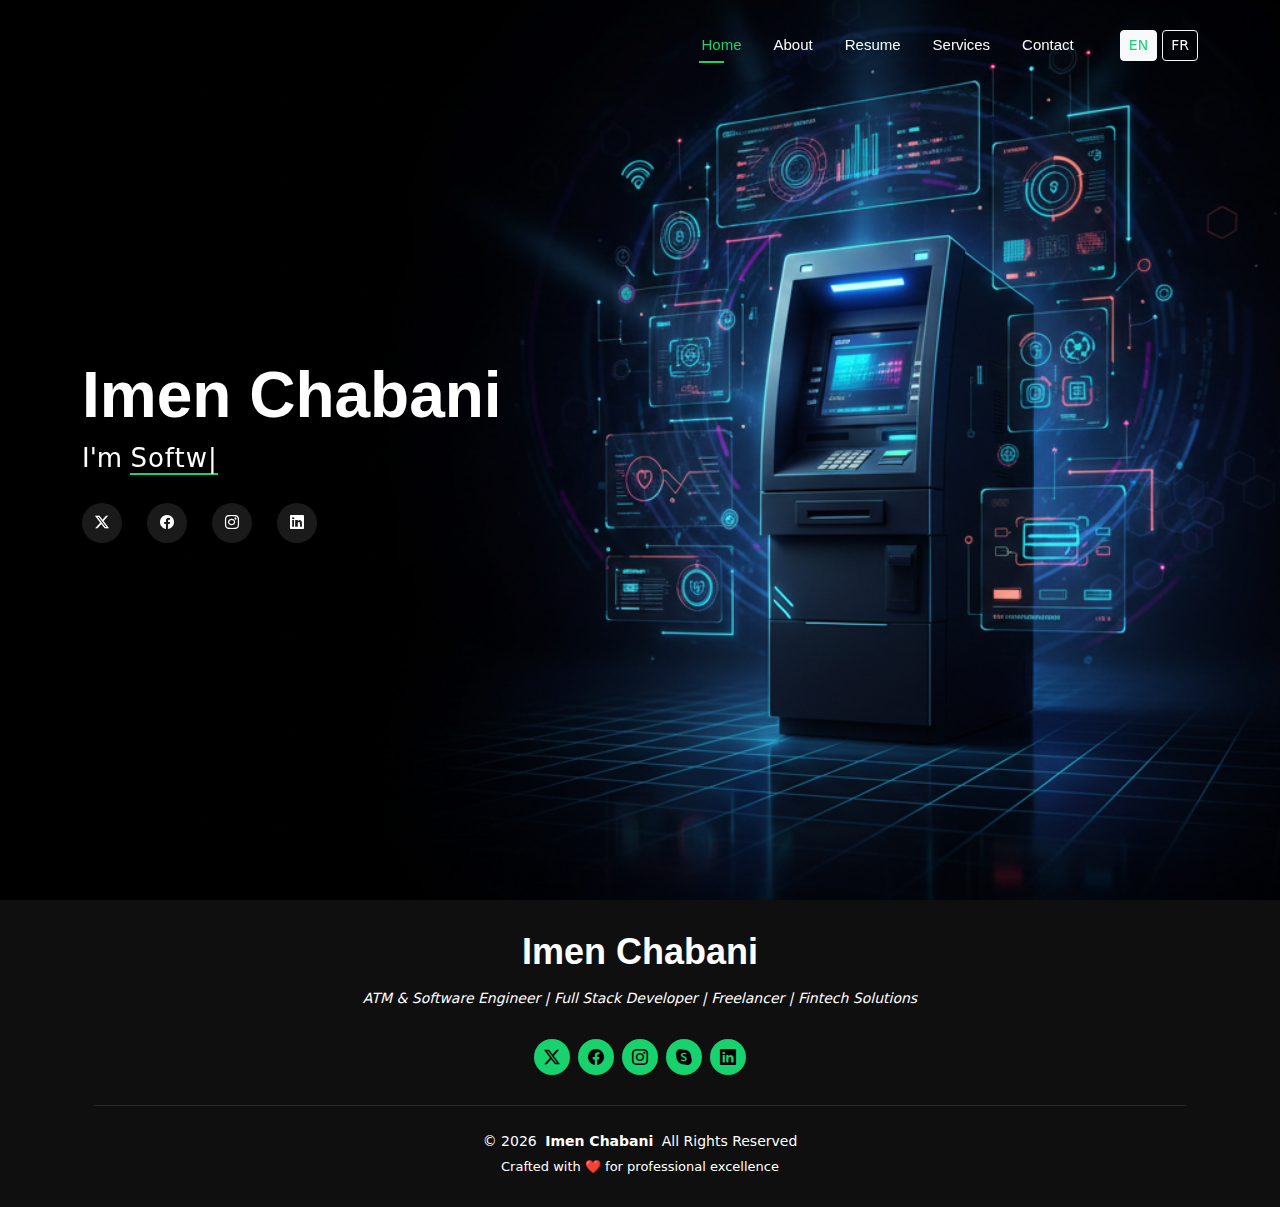
<file: index.html>
<!DOCTYPE html>
<html lang="en">
<head>
  <meta charset="utf-8">
  <meta name="viewport" content="width=device-width, initial-scale=1.0">

  <title data-i18n="meta.title">
    Imen Chabani | ATM & Software Engineer | NCR & Backend Developer
  </title>

  <meta name="description" content="ATM & Software Engineer with experience in NCR ATM systems, electronic payments, EMV standards, and backend development using Laravel.">
  <meta name="keywords" content="ATM, NCR, EMV, Laravel, Fintech">

  <link href="assets/img/favicon.png" rel="icon">

  <!-- CSS -->
  <link href="assets/vendor/bootstrap/css/bootstrap.min.css" rel="stylesheet">
  <link href="assets/vendor/bootstrap-icons/bootstrap-icons.css" rel="stylesheet">
  <link href="assets/vendor/aos/aos.css" rel="stylesheet">
  <link href="assets/css/main.css" rel="stylesheet">
</head>

<body class="index-page">

<header id="header" class="header fixed-top">
  <div class="container d-flex justify-content-between align-items-center">

    <a href="index.html" class="logo">
       <!-- Uncomment the line below if you also wish to use an image logo -->
        <!-- <img src="assets/img/logo.webp" alt=""> -->
        <!--<h1 class="sitename">Imen Chabani</h1>-->
   
    </a>

    <nav id="navmenu" class="navmenu">
      <ul>
        <li><a href="index.html" class="active" data-i18n="nav.home">Home</a></li>
        <li><a href="about.html" data-i18n="nav.about">About</a></li>
        <li><a href="resume.html" data-i18n="nav.resume">Resume</a></li>
        <li><a href="services.html" data-i18n="nav.services">Services</a></li>
        <li><a href="contact.html" data-i18n="nav.contact">Contact</a></li>

        <li class="ms-3">
          <button id="lang-en" class="btn btn-sm btn-outline-light">EN</button>
          <button id="lang-fr" class="btn btn-sm btn-outline-light">FR</button>
        </li>
      </ul>
      <i class="mobile-nav-toggle d-xl-none bi bi-list"></i>
    </nav>

  </div>
</header>

<main class="main">

  <!-- Hero -->
  <section id="hero" class="hero dark-background">
    <img src="assets/img/hero-bg.jpg" alt="" data-aos="fade-in">

      <div class="container" data-aos="zoom-out" data-aos-delay="100">
        <h2 data-i18n="hero.name">Imen Chabani</h2>
        <p data-i18n="hero.iam">I'm <span class="typed" data-i18n="hero.roles" data-typed-items="Software Project Manager, Consultant, Full Stack Developer,Freelancer, Fintech Solutions"></span><span class="typed-cursor typed-cursor--blink"></span></p>
     <div class="social-links">
          <a href="https://x.com/Chabani_imen"><i class="bi bi-twitter-x"></i></a>
          <a href="https://www.facebook.com/imen.chabani.2025"><i class="bi bi-facebook"></i></a>
          <a href="https://www.instagram.com/imen.chabani/"><i class="bi bi-instagram"></i></a>
          <a href="https://www.linkedin.com/in/imen-chabani/"><i class="bi bi-linkedin"></i></a>
        </div>
      </div>

   
  </section>

</main> <!-- /Hero Section -->


<footer id="footer" class="footer dark-background">
  <div class="container text-center">

    <h3 class="sitename">Imen Chabani</h3>

    <p data-i18n="footer.text">
      ATM & Software Engineer | Full Stack Developer | Freelancer | Fintech Solutions
    </p>
     <div class="social-links d-flex justify-content-center">
        <a href="https://x.com/Chabani_imen"><i class="bi bi-twitter-x"></i></a>
        <a href="https://www.facebook.com/imen.chabani.2025"><i class="bi bi-facebook"></i></a>
        <a href="https://www.instagram.com/imen.chabani/"><i class="bi bi-instagram"></i></a>
        <a href="https://www.skype.com/"><i class="bi bi-skype"></i></a>
        <a href="https://www.linkedin.com/in/imen-chabani/"><i class="bi bi-linkedin"></i></a>
      </div>

<div class="container">
        <div class="copyright">
          <span> © 2026</span> <strong class="px-1 sitename">Imen Chabani</strong> <span>All Rights Reserved</span>
        </div>
        <div class="credits">
          <!-- All the links in the footer should remain intact. -->
          <!-- You can delete the links only if you've purchased the pro version. -->
          <!-- Licensing information: https://bootstrapmade.com/license/ -->
          <!-- Purchase the pro version with working PHP/AJAX contact form: [buy-url] -->
         Crafted with ❤️ for professional excellence
      </div>
    </div>

  </div>
</footer>


<!-- Scroll Top -->
  <a href="#" id="scroll-top" class="scroll-top d-flex align-items-center justify-content-center"><i class="bi bi-arrow-up-short"></i></a>

  <!-- Preloader -->
  <div id="preloader"></div>

  <!-- Vendor JS Files -->
  <script src="assets/vendor/bootstrap/js/bootstrap.bundle.min.js"></script>
  <script src="assets/vendor/php-email-form/validate.js"></script>
  <script src="assets/vendor/aos/aos.js"></script>
  <script src="assets/vendor/typed.js/typed.umd.js"></script>
  <script src="assets/vendor/purecounter/purecounter_vanilla.js"></script>
  <script src="assets/vendor/waypoints/noframework.waypoints.js"></script>
  <script src="assets/vendor/swiper/swiper-bundle.min.js"></script>
  <script src="assets/vendor/glightbox/js/glightbox.min.js"></script>
  <script src="assets/vendor/imagesloaded/imagesloaded.pkgd.min.js"></script>
  <script src="assets/vendor/isotope-layout/isotope.pkgd.min.js"></script>

  <!-- Main JS File -->
  <script src="assets/js/main.js"></script>
  <script src="assets/js/language.js"></script>

</body>
</html>
</file>
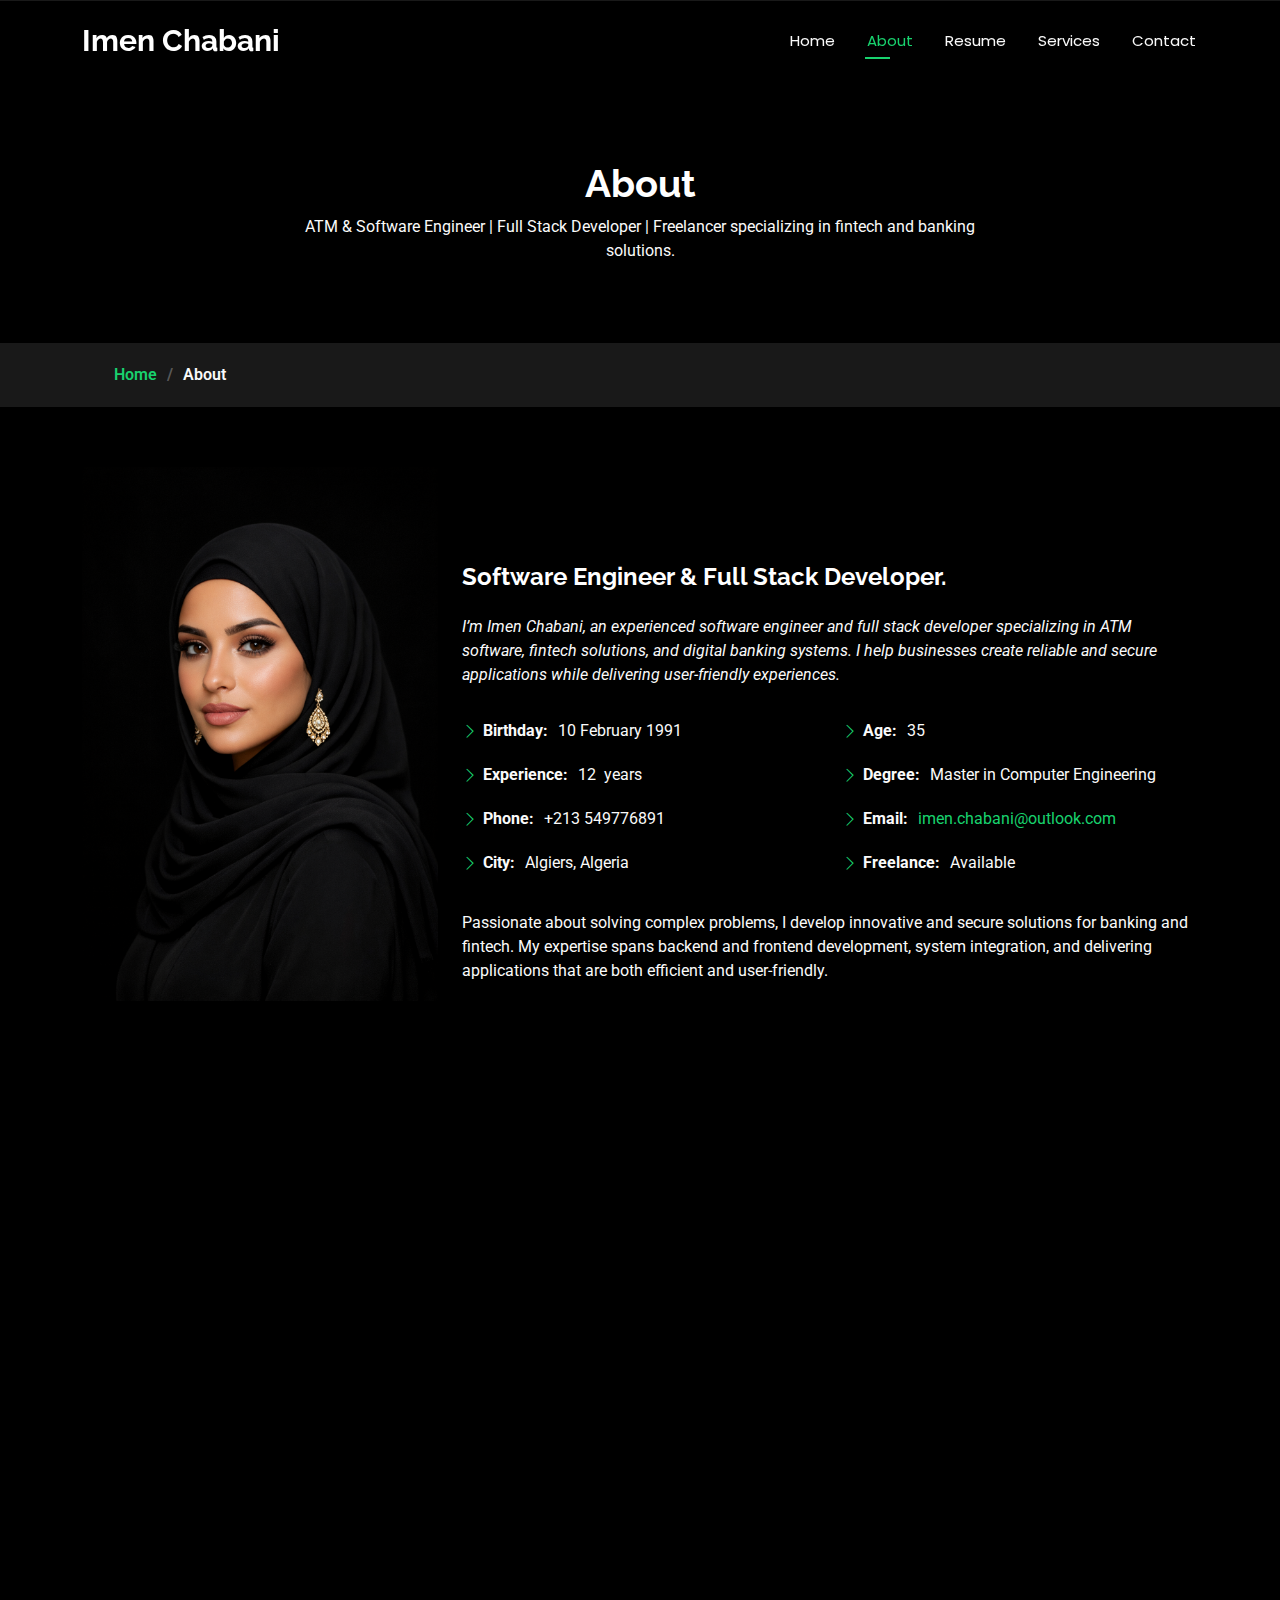
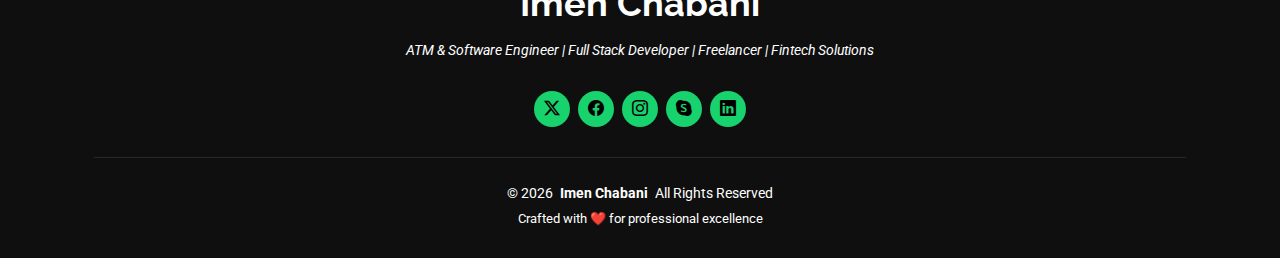
<file: about.html>
<!DOCTYPE html>
<html lang="en">

<head>
  <meta charset="utf-8">
  <meta content="width=device-width, initial-scale=1.0" name="viewport">
  <title>About - Imen Chabani </title>
  <meta name="description" content="ATM & Software Engineer with experience in NCR ATM systems, electronic payments, EMV standards, and backend development using Laravel. Focused on fintech and reliable ATM solutions.">
  <meta name="keywords" content="Imen Chabani, ATM Engineer, Software Engineer, NCR ATM, EMV, electronic payments, backend developer, Laravel, fintech, ATM supervision">


  <!-- Favicons -->
  <link href="assets/img/favicon.png" rel="icon">
  <link href="assets/img/apple-touch-icon.png" rel="apple-touch-icon">

  <!-- Fonts -->
  <link href="https://fonts.googleapis.com" rel="preconnect">
  <link href="https://fonts.gstatic.com" rel="preconnect" crossorigin>
  <link href="https://fonts.googleapis.com/css2?family=Roboto:ital,wght@0,100;0,300;0,400;0,500;0,700;0,900;1,100;1,300;1,400;1,500;1,700;1,900&family=Poppins:ital,wght@0,100;0,200;0,300;0,400;0,500;0,600;0,700;0,800;0,900;1,100;1,200;1,300;1,400;1,500;1,600;1,700;1,800;1,900&family=Raleway:ital,wght@0,100;0,200;0,300;0,400;0,500;0,600;0,700;0,800;0,900;1,100;1,200;1,300;1,400;1,500;1,600;1,700;1,800;1,900&display=swap" rel="stylesheet">

  <!-- Vendor CSS Files -->
  <link href="assets/vendor/bootstrap/css/bootstrap.min.css" rel="stylesheet">
  <link href="assets/vendor/bootstrap-icons/bootstrap-icons.css" rel="stylesheet">
  <link href="assets/vendor/aos/aos.css" rel="stylesheet">
  <link href="assets/vendor/swiper/swiper-bundle.min.css" rel="stylesheet">
  <link href="assets/vendor/glightbox/css/glightbox.min.css" rel="stylesheet">

  <!-- Main CSS File -->
  <link href="assets/css/main.css" rel="stylesheet">

  <!-- =======================================================
  * Template Name: Personal
  * Template URL: https://bootstrapmade.com/personal-free-resume-bootstrap-template/
  * Updated: Mar 05 2025 with Bootstrap v5.3.3
  * Author: BootstrapMade.com
  * License: https://bootstrapmade.com/license/
  ======================================================== -->
</head>

<body class="about-page">

  <header id="header" class="header d-flex align-items-center fixed-top">
    <div class="container-fluid container-xl position-relative d-flex align-items-center justify-content-between">

      <a href="index.html" class="logo d-flex align-items-center">
        <!-- Uncomment the line below if you also wish to use an image logo -->
        <!-- <img src="assets/img/logo.webp" alt=""> -->
        <h1 class="sitename">Imen Chabani</h1>
      </a>

      <nav id="navmenu" class="navmenu">
        <ul>
          <li><a href="index.html">Home</a></li>
          <li><a href="about.html" class="active">About</a></li>
          <li><a href="resume.html">Resume</a></li>
          <li><a href="services.html">Services</a></li>
<!--           <li><a href="portfolio.html">Portfolio</a></li>
          <li class="dropdown"><a href="#"><span>Dropdown</span> <i class="bi bi-chevron-down toggle-dropdown"></i></a>
            <ul>
              <li><a href="#">Dropdown 1</a></li>
              <li class="dropdown"><a href="#"><span>Deep Dropdown</span> <i class="bi bi-chevron-down toggle-dropdown"></i></a>
                <ul>
                  <li><a href="#">Deep Dropdown 1</a></li>
                  <li><a href="#">Deep Dropdown 2</a></li>
                  <li><a href="#">Deep Dropdown 3</a></li>
                  <li><a href="#">Deep Dropdown 4</a></li>
                  <li><a href="#">Deep Dropdown 5</a></li>
                </ul>
              </li>
              <li><a href="#">Dropdown 2</a></li>
              <li><a href="#">Dropdown 3</a></li>
              <li><a href="#">Dropdown 4</a></li>
            </ul>
          </li> -->
          <li><a href="contact.html">Contact</a></li>
        </ul>
        <i class="mobile-nav-toggle d-xl-none bi bi-list"></i>
      </nav>

    </div>
  </header>

  <main class="main">

    <!-- Page Title -->
    <div class="page-title" data-aos="fade">
      <div class="heading">
        <div class="container">
          <div class="row d-flex justify-content-center text-center">
            <div class="col-lg-8">
              <h1>About</h1>
              <p class="mb-0">
            ATM & Software Engineer | Full Stack Developer | Freelancer specializing in fintech and banking solutions.</p>
            </div>
          </div>
        </div>
      </div>
      <nav class="breadcrumbs">
        <div class="container">
          <ol>
            <li><a href="index.html">Home</a></li>
            <li class="current">About</li>
          </ol>
        </div>
      </nav>
    </div><!-- End Page Title -->

    <!-- About Section -->
    <section id="about" class="about section">

      <div class="container" data-aos="fade-up" data-aos-delay="100">

        <div class="row gy-4 justify-content-center">
          <div class="col-lg-4">
            <img src="assets/img/profile-img.jpg" class="img-fluid" alt="">
          </div>
          <div class="col-lg-8 content">
            <br><br><br><br>
            <h2>Software Engineer &amp; Full Stack Developer.</h2>
            <p class="fst-italic py-3">
              I’m Imen Chabani, an experienced software engineer and full stack developer specializing in ATM software, fintech solutions, and digital banking systems. I help businesses create reliable and secure applications while delivering user-friendly experiences.

            </p>
            <div class="row">
              <div class="col-lg-6">
                <ul>
                  <li><i class="bi bi-chevron-right"></i> <strong>Birthday:</strong> <span>10 February 1991</span></li>
                  <li><i class="bi bi-chevron-right"></i> <strong>Experience:</strong> <span id="experience"> </span>  &nbsp; years </li>
                  <li><i class="bi bi-chevron-right"></i> <strong>Phone:</strong> <span>+213 549776891</span></li>
                  <li><i class="bi bi-chevron-right"></i> <strong>City:</strong> <span>Algiers, Algeria</span></li>
                </ul>
              </div>
              <div class="col-lg-6">
                <ul>
                  <li><i class="bi bi-chevron-right"></i> <strong>Age:</strong> <span id="age"></span></li>
                  <li><i class="bi bi-chevron-right"></i> <strong>Degree:</strong> <span>Master in Computer Engineering</span></li>
                  <li><i class="bi bi-chevron-right"></i> <strong>Email:</strong> <a href="mailto:imen.chabani@outlook.com"><span>imen.chabani@outlook.com</span></a> </li>
                  <li><i class="bi bi-chevron-right"></i> <strong>Freelance:</strong> <span>Available</span></li>
                </ul>
              </div>
            </div>
            <p class="py-3">
               Passionate about solving complex problems, I develop innovative and secure solutions for banking and fintech. My expertise spans backend and frontend development, system integration, and delivering applications that are both efficient and user-friendly.

            </p>
          </div>
        </div>

      </div>

    </section><!-- /About Section -->

    <!-- Stats Section -->
    <section id="stats" class="stats section">

      <div class="container" data-aos="fade-up" data-aos-delay="100">

        <div class="row gy-4">

          <div class="col-lg-3 col-md-6 d-flex flex-column align-items-center">
            <i class="bi bi-emoji-smile"></i>
            <div class="stats-item">
              <span data-purecounter-start="0" data-purecounter-end="69" data-purecounter-duration="1" class="purecounter"></span>
              <p>Happy Clients</p>
            </div>
          </div><!-- End Stats Item -->

          <div class="col-lg-3 col-md-6 d-flex flex-column align-items-center">
            <i class="bi bi-journal-richtext"></i>
            <div class="stats-item">
              <span data-purecounter-start="0" data-purecounter-end="45" data-purecounter-duration="1" class="purecounter"></span>
              <p>Projects</p>
            </div>
          </div><!-- End Stats Item -->

          <div class="col-lg-3 col-md-6 d-flex flex-column align-items-center">
            <i class="bi bi-headset"></i>
            <div class="stats-item">
              <span data-purecounter-start="0" data-purecounter-end="19000" data-purecounter-duration="1" class="purecounter"></span>
              <p>Hours Of Support</p>
            </div>
          </div><!-- End Stats Item -->

          <div class="col-lg-3 col-md-6 d-flex flex-column align-items-center">
            <i class="bi bi-people"></i>
            <div class="stats-item">
              <span data-purecounter-start="0" data-purecounter-end="15" data-purecounter-duration="1" class="purecounter"></span>
              <p>Hard Workers</p>
            </div>
          </div><!-- End Stats Item -->

        </div>

      </div>

    </section><!-- /Stats Section -->

<!-- Skills Section -->
<section id="skills" class="skills section">

  <!-- Section Title -->
  <div class="container section-title" data-aos="fade-up">
    <h2>Skills</h2>
    <div><span>My</span> <span class="description-title">Skills</span></div>
  </div><!-- End Section Title -->

  <div class="container" data-aos="fade-up" data-aos-delay="100">

    <div class="row skills-content skills-animation">

      <div class="col-lg-6">

        <div class="progress">
          <span class="skill"><span>C# / ASP.NET</span> <i class="val">95%</i></span>
          <div class="progress-bar-wrap">
            <div class="progress-bar" role="progressbar" aria-valuenow="95" aria-valuemin="0" aria-valuemax="100"></div>
          </div>
        </div><!-- End Skills Item -->

        <div class="progress">
          <span class="skill"><span>Python</span> <i class="val">85%</i></span>
          <div class="progress-bar-wrap">
            <div class="progress-bar" role="progressbar" aria-valuenow="85" aria-valuemin="0" aria-valuemax="100"></div>
          </div>
        </div><!-- End Skills Item -->

        <div class="progress">
          <span class="skill"><span>HTML/ CSS / JavaScript / Laravel</span> <i class="val">80%</i></span>
          <div class="progress-bar-wrap">
            <div class="progress-bar" role="progressbar" aria-valuenow="80" aria-valuemin="0" aria-valuemax="100"></div>
          </div>
        </div><!-- End Skills Item -->

        <div class="progress">
          <span class="skill"><span>ATM Systems</span> <i class="val">90%</i></span>
          <div class="progress-bar-wrap">
            <div class="progress-bar" role="progressbar" aria-valuenow="90" aria-valuemin="0" aria-valuemax="100"></div>
          </div>
        </div><!-- End Skills Item -->

      </div>

      <div class="col-lg-6">

        <div class="progress">
          <span class="skill"><span>EMV / XFS / NDC</span> <i class="val">90%</i></span>
          <div class="progress-bar-wrap">
            <div class="progress-bar" role="progressbar" aria-valuenow="90" aria-valuemin="0" aria-valuemax="100"></div>
          </div>
        </div><!-- End Skills Item -->

        <div class="progress">
          <span class="skill"><span>Project Management</span> <i class="val">85%</i></span>
          <div class="progress-bar-wrap">
            <div class="progress-bar" role="progressbar" aria-valuenow="85" aria-valuemin="0" aria-valuemax="100"></div>
          </div>
        </div><!-- End Skills Item -->

        <div class="progress">
          <span class="skill"><span>Databases</span> <i class="val">80%</i></span>
          <div class="progress-bar-wrap">
            <div class="progress-bar" role="progressbar" aria-valuenow="80" aria-valuemin="0" aria-valuemax="100"></div>
          </div>
        </div><!-- End Skills Item -->

        <div class="progress">
          <span class="skill"><span>Technical Architecture</span> <i class="val">75%</i></span>
          <div class="progress-bar-wrap">
            <div class="progress-bar" role="progressbar" aria-valuenow="75" aria-valuemin="0" aria-valuemax="100"></div>
          </div>
        </div><!-- End Skills Item -->

      </div>

    </div>

  </div>

</section><!-- /Skills Section -->


 <!-- Interests / Features Section -->
<section id="interests" class="interests section">

  <!-- Section Title -->
  <div class="container section-title" data-aos="fade-up">
    <h2>Features</h2>
    <div><span>I'm</span> <span class="description-title">interested in</span></div>
  </div><!-- End Section Title -->

  <div class="container">

    <div class="row gy-4">

      <div class="col-lg-3 col-md-4" data-aos="fade-up" data-aos-delay="100">
        <div class="features-item">
          <i class="bi bi-gear" style="color: #ffbb2c;"></i>
          <h3><a href="" class="stretched-link">Automation & n8n</a></h3>
        </div>
      </div><!-- End Feature Item -->

      <div class="col-lg-3 col-md-4" data-aos="fade-up" data-aos-delay="200">
        <div class="features-item">
          <i class="bi bi-cpu" style="color: #5578ff;"></i>
          <h3><a href="" class="stretched-link">ATM Systems</a></h3>
        </div>
      </div><!-- End Feature Item -->

      <div class="col-lg-3 col-md-4" data-aos="fade-up" data-aos-delay="300">
        <div class="features-item">
          <i class="bi bi-bar-chart" style="color: #e80368;"></i>
          <h3><a href="" class="stretched-link">Project Management</a></h3>
        </div>
      </div><!-- End Feature Item -->

      <div class="col-lg-3 col-md-4" data-aos="fade-up" data-aos-delay="400">
        <div class="features-item">
          <i class="bi bi-database" style="color: #e361ff;"></i>
          <h3><a href="" class="stretched-link">Databases & SQL</a></h3>
        </div>
      </div><!-- End Feature Item -->

      <div class="col-lg-3 col-md-4" data-aos="fade-up" data-aos-delay="500">
        <div class="features-item">
          <i class="bi bi-code-slash" style="color: #47aeff;"></i>
          <h3><a href="" class="stretched-link">Programming</a></h3>
        </div>
      </div><!-- End Feature Item -->

      <div class="col-lg-3 col-md-4" data-aos="fade-up" data-aos-delay="600">
        <div class="features-item">
          <i class="bi bi-shield-lock" style="color: #ffa76e;"></i>
          <h3><a href="" class="stretched-link">Cybersecurity Basics</a></h3>
        </div>
      </div><!-- End Feature Item -->

      <div class="col-lg-3 col-md-4" data-aos="fade-up" data-aos-delay="700">
        <div class="features-item">
          <i class="bi bi-cloud" style="color: #11dbcf;"></i>
          <h3><a href="" class="stretched-link">Cloud Integration</a></h3>
        </div>
      </div><!-- End Feature Item -->

      <div class="col-lg-3 col-md-4" data-aos="fade-up" data-aos-delay="800">
        <div class="features-item">
          <i class="bi bi-lightning-charge" style="color: #4233ff;"></i>
          <h3><a href="" class="stretched-link">Performance Optimization</a></h3>
        </div>
      </div><!-- End Feature Item -->

    </div>

  </div>

</section><!-- /Interests Section -->

<!-- Certifications & Achievements Section -->
<section id="certifications" class="certifications section">

  <!-- Section Title -->
  <div class="container section-title" data-aos="fade-up">
    <h2>Certifications & Achievements</h2>
    <div><span>Check my</span> <span class="description-title">Certifications</span></div>
  </div><!-- End Section Title -->

  <div class="container" data-aos="fade-up" data-aos-delay="100">

    <div class="row gy-4">

      <div class="col-lg-6 col-md-6" data-aos="fade-up" data-aos-delay="200">
        <div class="achievement-item">
          <i class="bi bi-patch-check" style="color: #ffbb2c;"></i>
          <h3>NDC Enterprise Flow Builder Certification</h3>
          <p>June 2024 – Present | NCR University • Mauritania</p>
        </div>
      </div>

      <div class="col-lg-6 col-md-6" data-aos="fade-up" data-aos-delay="300">
        <div class="achievement-item">
          <i class="bi bi-patch-check" style="color: #5578ff;"></i>
          <h3>Vision 4.x for PS: Installation, Functionality and Usage</h3>
          <p>Dec. 2022 | NCR University • Algeria</p>
        </div>
      </div>

      <div class="col-lg-6 col-md-6" data-aos="fade-up" data-aos-delay="400">
        <div class="achievement-item">
          <i class="bi bi-patch-check" style="color: #e80368;"></i>
          <h3>EMV for APTRA Advance NDC</h3>
          <p>Sept. 2020 | NCR University • Algeria</p>
        </div>
      </div>

      <div class="col-lg-6 col-md-6" data-aos="fade-up" data-aos-delay="500">
        <div class="achievement-item">
          <i class="bi bi-patch-check" style="color: #e361ff;"></i>
          <h3>APTRA XFS L2 Support Curricula for Partners</h3>
          <p>Sept. 2019 | NCR University • Algeria</p>
        </div>
      </div>

      <div class="col-lg-6 col-md-6" data-aos="fade-up" data-aos-delay="600">
        <div class="achievement-item">
          <i class="bi bi-patch-check" style="color: #47aeff;"></i>
          <h3>NCR Secure Hard Disk Encryption</h3>
          <p>Aug. 2019 | NCR University</p>
        </div>
      </div>

      <div class="col-lg-6 col-md-6" data-aos="fade-up" data-aos-delay="700">
        <div class="achievement-item">
          <i class="bi bi-patch-check" style="color: #ffa76e;"></i>
          <h3>APTRA VISION</h3>
          <p>June 2018 | NCR University • Algeria</p>
        </div>
      </div>

      <div class="col-lg-6 col-md-6" data-aos="fade-up" data-aos-delay="800">
        <div class="achievement-item">
          <i class="bi bi-patch-check" style="color: #11dbcf;"></i>
          <h3>ANDROID MOBILE APPLICATION</h3>
          <p>Nov. 2017 | The Adress • Borj El Kifen, Algeria</p>
        </div>
      </div>

      <div class="col-lg-6 col-md-6" data-aos="fade-up" data-aos-delay="900">
        <div class="achievement-item">
          <i class="bi bi-patch-check" style="color: #4233ff;"></i>
          <h3>APTRA ADVANCE NDC</h3>
          <p>Dec. 2016 | NCR University • Algeria</p>
        </div>
      </div>

      <div class="col-lg-6 col-md-6" data-aos="fade-up" data-aos-delay="1000">
        <div class="achievement-item">
          <i class="bi bi-patch-check" style="color: #b2904f;"></i>
          <h3>APTRA XFS</h3>
          <p>June 2016 | NCR University • Algeria</p>
        </div>
      </div>

      <div class="col-lg-6 col-md-6" data-aos="fade-up" data-aos-delay="1100">
        <div class="achievement-item">
          <i class="bi bi-patch-check" style="color: #b20969;"></i>
          <h3>SELF SERVICE ATM HARDWARE</h3>
          <p>May 2016 | NCR University • Algeria</p>
        </div>
      </div>

    </div>

  </div>

</section><!-- /Certifications & Achievements Section -->

  </main>

  <footer id="footer" class="footer dark-background">
    <div class="container">
      <h3 class="sitename">Imen Chabani</h3>
      <p>ATM & Software Engineer | Full Stack Developer | Freelancer | Fintech Solutions</p>
      <div class="social-links d-flex justify-content-center">
        <a href="https://x.com/Chabani_imen"><i class="bi bi-twitter-x"></i></a>
        <a href="https://www.facebook.com/imen.chabani.2025"><i class="bi bi-facebook"></i></a>
        <a href="https://www.instagram.com/imen.chabani/"><i class="bi bi-instagram"></i></a>
        <a href="https://www.skype.com/"><i class="bi bi-skype"></i></a>
        <a href="https://www.linkedin.com/in/imen-chabani/"><i class="bi bi-linkedin"></i></a>
      </div>
      <div class="container">
        <div class="copyright">
          <span> © 2026</span> <strong class="px-1 sitename">Imen Chabani</strong> <span>All Rights Reserved</span>
        </div>
        <div class="credits">
          <!-- All the links in the footer should remain intact. -->
          <!-- You can delete the links only if you've purchased the pro version. -->
          <!-- Licensing information: https://bootstrapmade.com/license/ -->
          <!-- Purchase the pro version with working PHP/AJAX contact form: [buy-url] -->
         Crafted with ❤️ for professional excellence
      </div>
    </div>
  </footer>

  <!-- Scroll Top -->
  <a href="#" id="scroll-top" class="scroll-top d-flex align-items-center justify-content-center"><i class="bi bi-arrow-up-short"></i></a>

  <!-- Preloader -->
  <div id="preloader"></div>

  <!-- Vendor JS Files -->
  <script src="assets/vendor/bootstrap/js/bootstrap.bundle.min.js"></script>
  <script src="assets/vendor/php-email-form/validate.js"></script>
  <script src="assets/vendor/aos/aos.js"></script>
  <script src="assets/vendor/typed.js/typed.umd.js"></script>
  <script src="assets/vendor/purecounter/purecounter_vanilla.js"></script>
  <script src="assets/vendor/waypoints/noframework.waypoints.js"></script>
  <script src="assets/vendor/swiper/swiper-bundle.min.js"></script>
  <script src="assets/vendor/glightbox/js/glightbox.min.js"></script>
  <script src="assets/vendor/imagesloaded/imagesloaded.pkgd.min.js"></script>
  <script src="assets/vendor/isotope-layout/isotope.pkgd.min.js"></script>

  <!-- Main JS File -->
  <script src="assets/js/main.js"></script>

  <script>
  // Année de naissance
  const birthYear = 1991;

  // Année actuelle
  const currentYear = new Date().getFullYear();

  // Calcul de l'âge
  const age = currentYear - birthYear;

  // Affichage dans le HTML
  document.getElementById('age').textContent = age;
</script>

<script>
  // Année de début de l'expérience
  const startYear = 2014;

  // Année actuelle
  const currentYearE = new Date().getFullYear();

  // Calcul de l'expérience
  const experience = currentYearE - startYear;

  // Affichage dans le HTML
  document.getElementById('experience').textContent = experience;
</script>

</body>

</html>
</file>
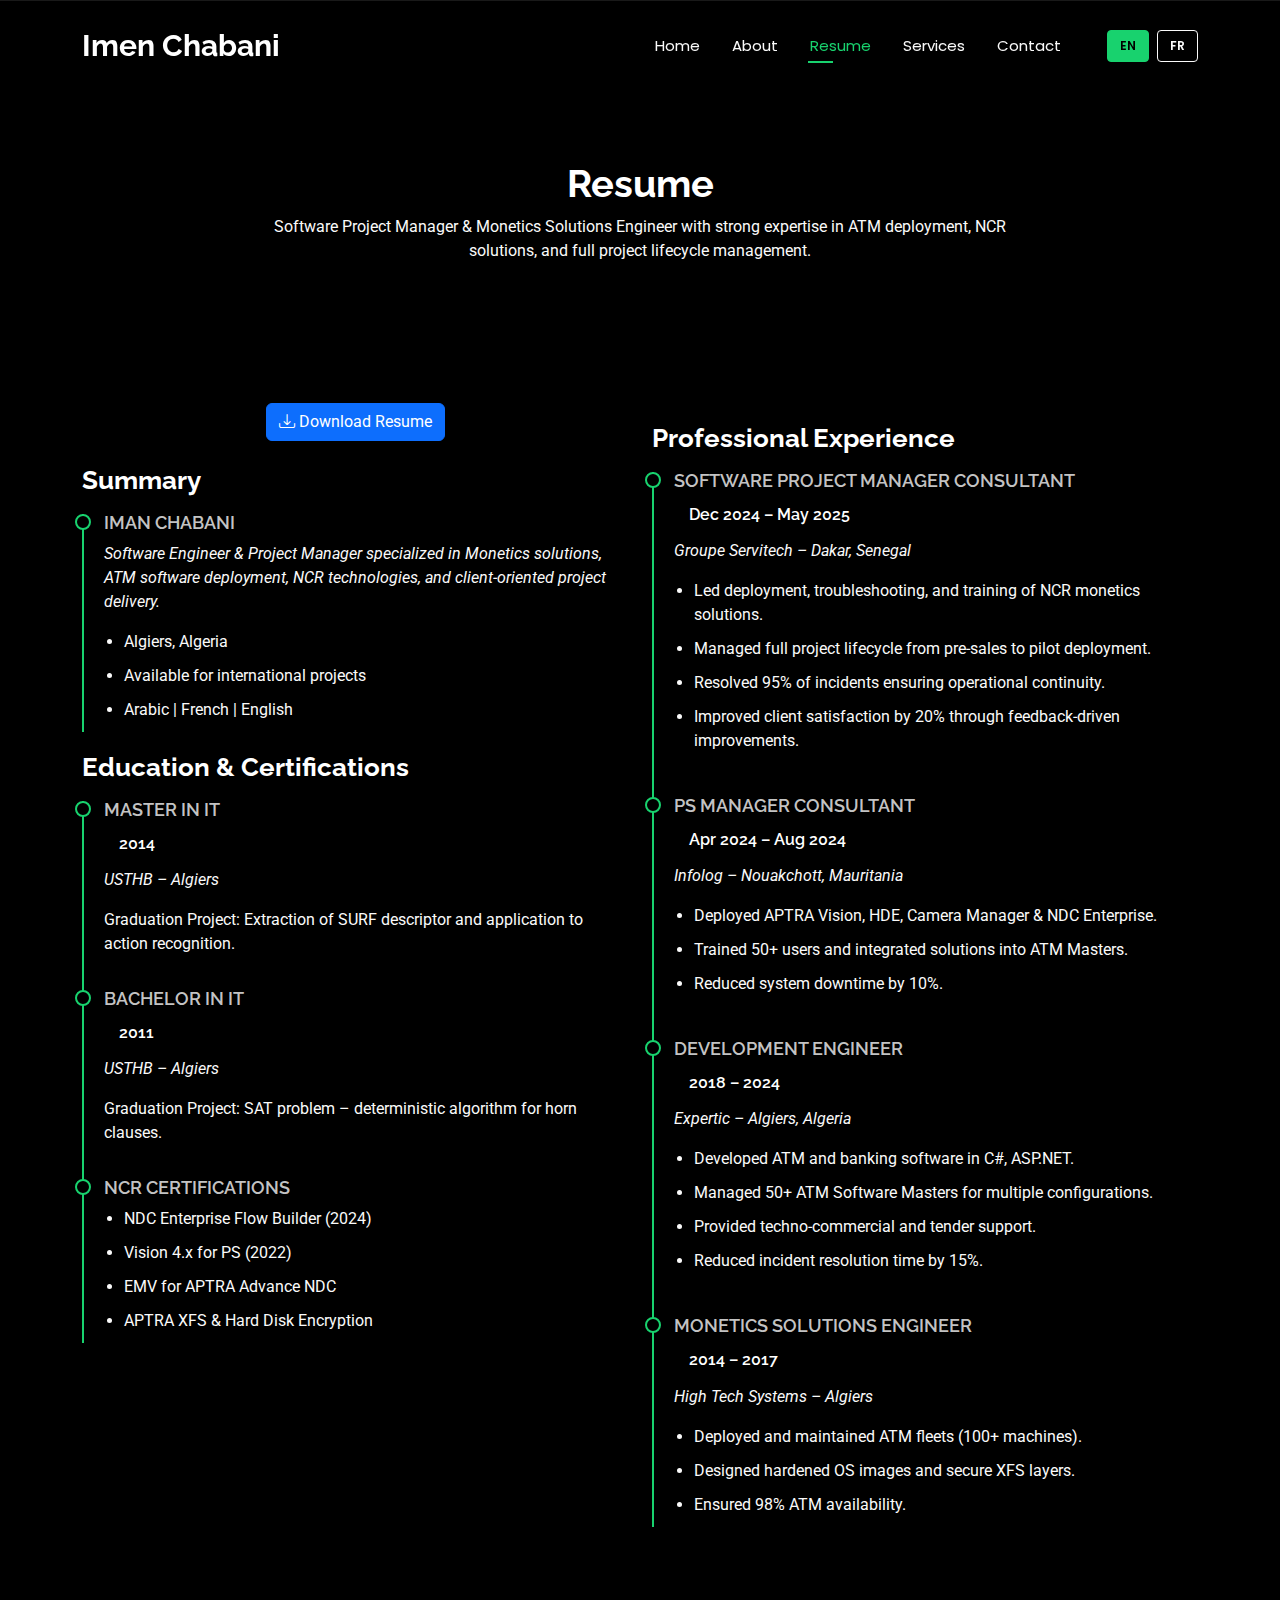
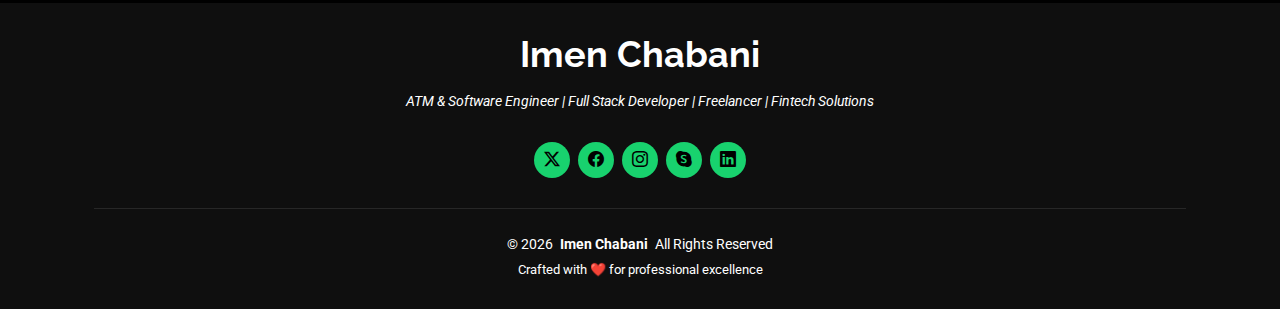
<file: resume.html>
<!DOCTYPE html>
<html lang="en">

<head>
  <meta charset="utf-8">
  <meta content="width=device-width, initial-scale=1.0" name="viewport">
  <title>Resume - Imen Chabani</title>
  <meta name="description" content="ATM & Software Engineer with experience in NCR ATM systems, electronic payments, EMV standards, and backend development using Laravel. Focused on fintech and reliable ATM solutions.">
  <meta name="keywords" content="Imen Chabani, ATM Engineer, Software Engineer, NCR ATM, EMV, electronic payments, backend developer, Laravel, fintech, ATM supervision">

  <!-- Favicons -->
  <link href="assets/img/favicon.png" rel="icon">
  <link href="assets/img/apple-touch-icon.png" rel="apple-touch-icon">

  <!-- Fonts -->
  <link href="https://fonts.googleapis.com" rel="preconnect">
  <link href="https://fonts.gstatic.com" rel="preconnect" crossorigin>
  <link href="https://fonts.googleapis.com/css2?family=Roboto:ital,wght@0,100;0,300;0,400;0,500;0,700;0,900;1,100;1,300;1,400;1,500;1,700;1,900&family=Poppins:ital,wght@0,100;0,200;0,300;0,400;0,500;0,600;0,700;0,800;0,900;1,100;1,200;1,300;1,400;1,500;1,600;1,700;1,800;1,900&family=Raleway:ital,wght@0,100;0,200;0,300;0,400;0,500;0,600;0,700;0,800;0,900;1,100;1,200;1,300;1,400;1,500;1,600;1,700;1,800;1,900&display=swap" rel="stylesheet">

  <!-- Vendor CSS Files -->
  <link href="assets/vendor/bootstrap/css/bootstrap.min.css" rel="stylesheet">
  <link href="assets/vendor/bootstrap-icons/bootstrap-icons.css" rel="stylesheet">
  <link href="assets/vendor/aos/aos.css" rel="stylesheet">
  <link href="assets/vendor/swiper/swiper-bundle.min.css" rel="stylesheet">
  <link href="assets/vendor/glightbox/css/glightbox.min.css" rel="stylesheet">

  <!-- Main CSS File -->
  <link href="assets/css/main.css" rel="stylesheet">

  <!-- =======================================================
  * Template Name: Personal
  * Template URL: https://bootstrapmade.com/personal-free-resume-bootstrap-template/
  * Updated: Mar 05 2025 with Bootstrap v5.3.3
  * Author: BootstrapMade.com
  * License: https://bootstrapmade.com/license/
  ======================================================== -->
</head>

<body class="resume-page">

  <header id="header" class="header d-flex align-items-center fixed-top">
    <div class="container-fluid container-xl position-relative d-flex align-items-center justify-content-between">

      <a href="index.html" class="logo d-flex align-items-center">
        <!-- Uncomment the line below if you also wish to use an image logo -->
        <!-- <img src="assets/img/logo.webp" alt=""> -->
        <h1 class="sitename">Imen Chabani</h1>
      </a>

      <nav id="navmenu" class="navmenu">
        <ul>
          <li><a href="index.html" class="nav-en">Home</a><a href="index.html" class="nav-fr" style="display:none;">Accueil</a></li>
          <li><a href="about.html" class="nav-en">About</a><a href="about.html" class="nav-fr" style="display:none;">À propos</a></li>
          <li><a href="resume.html" class="active nav-en">Resume</a><a href="resume.html" class="active nav-fr" style="display:none;">CV</a></li>
          <li><a href="services.html" class="nav-en">Services</a><a href="services.html" class="nav-fr" style="display:none;">Services</a></li>
          <li><a href="contact.html" class="nav-en">Contact</a><a href="contact.html" class="nav-fr" style="display:none;">Contact</a></li>
          <li>
            <div class="language-switch ms-3">
              <button id="lang-en" class="lang-btn active" data-lang="en">EN</button>
              <button id="lang-fr" class="lang-btn" data-lang="fr">FR</button>
            </div>
          </li>
        </ul>
        <i class="mobile-nav-toggle d-xl-none bi bi-list"></i>
      </nav>

    </div>
  </header>

<main class="main">

  <!-- Page Title -->
  <div class="page-title" data-aos="fade">
    <div class="heading">
      <div class="container">
        <div class="row d-flex justify-content-center text-center">
          <div class="col-lg-8">
            <h1>Resume</h1>
            <p class="mb-0">
              Software Project Manager & Monetics Solutions Engineer with strong expertise
              in ATM deployment, NCR solutions, and full project lifecycle management.
            </p>
          </div>
        </div>
      </div>
    </div>
  </div>
  <!-- End Page Title -->

  <!-- Resume Section -->
  <section id="resume" class="resume section">
    <div class="container">
      <div class="row">

        <!-- LEFT COLUMN -->
        <div class="col-lg-6" data-aos="fade-up" data-aos-delay="100">

          <div class="text-center mb-4">
            <a id="download-cv" href="assets/cv/Imen_Chabani_Resume_EN.pdf" class="btn btn-primary" download>
              <i class="bi bi-download"></i> <span class="cv-text-en">Download Resume</span><span class="cv-text-fr" style="display:none;">Télécharger CV</span>
            </a>
          </div>

          <h3 class="resume-title">Summary</h3>
          <div class="resume-item pb-0">
            <h4>Iman Chabani</h4>
            <p>
              <em>
                Software Engineer & Project Manager specialized in Monetics solutions,
                ATM software deployment, NCR technologies, and client-oriented project delivery.
              </em>
            </p>
            <ul>
              <li>Algiers, Algeria</li>
              <li>Available for international projects</li>
              <li>Arabic | French | English</li>
            </ul>
          </div>

          <h3 class="resume-title">Education & Certifications</h3>

          <div class="resume-item">
            <h4>Master in IT</h4>
            <h5>2014</h5>
            <p><em>USTHB – Algiers</em></p>
            <p>
              Graduation Project: Extraction of SURF descriptor and application to action recognition.
            </p>
          </div>

          <div class="resume-item">
            <h4>Bachelor in IT</h4>
            <h5>2011</h5>
            <p><em>USTHB – Algiers</em></p>
            <p>
              Graduation Project: SAT problem – deterministic algorithm for horn clauses.
            </p>
          </div>

          <div class="resume-item">
            <h4>NCR Certifications</h4>
            <ul>
              <li>NDC Enterprise Flow Builder (2024)</li>
              <li>Vision 4.x for PS (2022)</li>
              <li>EMV for APTRA Advance NDC</li>
              <li>APTRA XFS & Hard Disk Encryption</li>
            </ul>
          </div>

        </div>

        <!-- RIGHT COLUMN -->
        <div class="col-lg-6" data-aos="fade-up" data-aos-delay="200">

          <h3 class="resume-title">Professional Experience</h3>

          <div class="resume-item">
            <h4>Software Project Manager Consultant</h4>
            <h5>Dec 2024 – May 2025</h5>
            <p><em>Groupe Servitech – Dakar, Senegal</em></p>
            <ul>
              <li>Led deployment, troubleshooting, and training of NCR monetics solutions.</li>
              <li>Managed full project lifecycle from pre-sales to pilot deployment.</li>
              <li>Resolved 95% of incidents ensuring operational continuity.</li>
              <li>Improved client satisfaction by 20% through feedback-driven improvements.</li>
            </ul>
          </div>

          <div class="resume-item">
            <h4>PS Manager Consultant</h4>
            <h5>Apr 2024 – Aug 2024</h5>
            <p><em>Infolog – Nouakchott, Mauritania</em></p>
            <ul>
              <li>Deployed APTRA Vision, HDE, Camera Manager & NDC Enterprise.</li>
              <li>Trained 50+ users and integrated solutions into ATM Masters.</li>
              <li>Reduced system downtime by 10%.</li>
            </ul>
          </div>

          <div class="resume-item">
            <h4>Development Engineer</h4>
            <h5>2018 – 2024</h5>
            <p><em>Expertic – Algiers, Algeria</em></p>
            <ul>
              <li>Developed ATM and banking software in C#, ASP.NET.</li>
              <li>Managed 50+ ATM Software Masters for multiple configurations.</li>
              <li>Provided techno-commercial and tender support.</li>
              <li>Reduced incident resolution time by 15%.</li>
            </ul>
          </div>

          <div class="resume-item">
            <h4>Monetics Solutions Engineer</h4>
            <h5>2014 – 2017</h5>
            <p><em>High Tech Systems – Algiers</em></p>
            <ul>
              <li>Deployed and maintained ATM fleets (100+ machines).</li>
              <li>Designed hardened OS images and secure XFS layers.</li>
              <li>Ensured 98% ATM availability.</li>
            </ul>
          </div>

        </div>

      </div>
    </div>
  </section>
</main>

  <footer id="footer" class="footer dark-background">
    <div class="container">
      <h3 class="sitename">Imen Chabani</h3>
      <p>ATM & Software Engineer | Full Stack Developer | Freelancer | Fintech Solutions</p>
      <div class="social-links d-flex justify-content-center">
        <a href="https://x.com/Chabani_imen"><i class="bi bi-twitter-x"></i></a>
        <a href="https://www.facebook.com/imen.chabani.2025"><i class="bi bi-facebook"></i></a>
        <a href="https://www.instagram.com/imen.chabani/"><i class="bi bi-instagram"></i></a>
        <a href="https://www.skype.com/"><i class="bi bi-skype"></i></a>
        <a href="https://www.linkedin.com/in/imen-chabani/"><i class="bi bi-linkedin"></i></a>
      </div>
      <div class="container">
        <div class="copyright">
          <span> © 2026</span> <strong class="px-1 sitename">Imen Chabani</strong> <span>All Rights Reserved</span>
        </div>
        <div class="credits">
          <!-- All the links in the footer should remain intact. -->
          <!-- You can delete the links only if you've purchased the pro version. -->
          <!-- Licensing information: https://bootstrapmade.com/license/ -->
          <!-- Purchase the pro version with working PHP/AJAX contact form: [buy-url] -->
         Crafted with ❤️ for professional excellence
      </div>
    </div>
  </footer>

  <!-- Scroll Top -->
  <a href="#" id="scroll-top" class="scroll-top d-flex align-items-center justify-content-center"><i class="bi bi-arrow-up-short"></i></a>

  <!-- Preloader -->
  <div id="preloader"></div>

  <!-- Vendor JS Files -->
  <script src="assets/vendor/bootstrap/js/bootstrap.bundle.min.js"></script>
  <script src="assets/vendor/php-email-form/validate.js"></script>
  <script src="assets/vendor/aos/aos.js"></script>
  <script src="assets/vendor/typed.js/typed.umd.js"></script>
  <script src="assets/vendor/purecounter/purecounter_vanilla.js"></script>
  <script src="assets/vendor/waypoints/noframework.waypoints.js"></script>
  <script src="assets/vendor/swiper/swiper-bundle.min.js"></script>
  <script src="assets/vendor/glightbox/js/glightbox.min.js"></script>
  <script src="assets/vendor/imagesloaded/imagesloaded.pkgd.min.js"></script>
  <script src="assets/vendor/isotope-layout/isotope.pkgd.min.js"></script>

  <!-- Main JS File -->
  <script src="assets/js/main.js"></script>
  <script src="assets/js/language.js"></script>

</body>

</html>
</file>
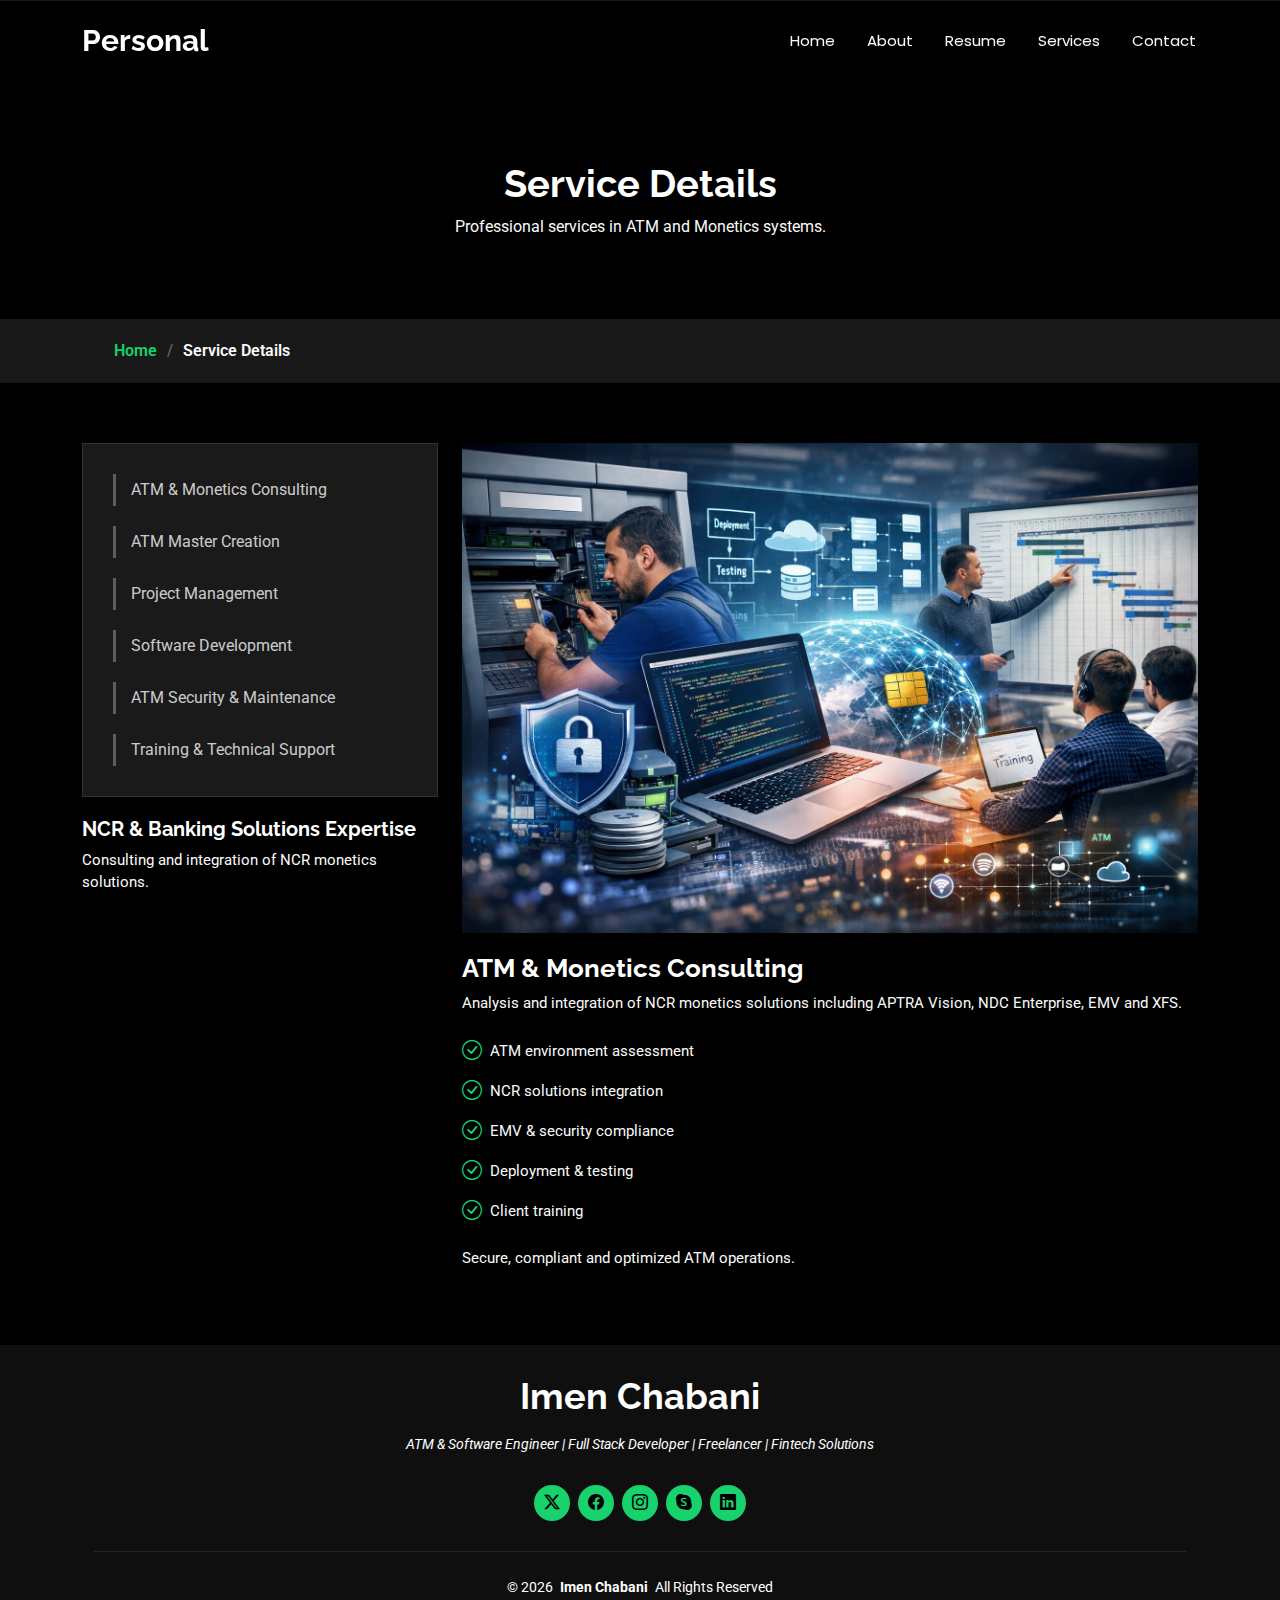
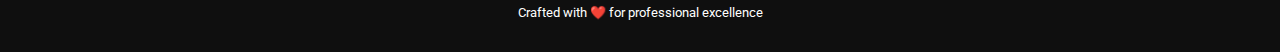
<file: service-details.html>
<!DOCTYPE html>
<html lang="en">

<head>
  <meta charset="utf-8">
  <meta content="width=device-width, initial-scale=1.0" name="viewport">
  <title>Service Details</title>
  <meta name="description" content="Services offered by Imen Chabani, including ATM deployment, software development, and fintech solutions.">
  <meta name="keywords" content="Imen Chabani, ATM services, software development, fintech solutions">


  <!-- Favicons -->
  <link href="assets/img/favicon.png" rel="icon">
  <link href="assets/img/apple-touch-icon.png" rel="apple-touch-icon">

  <!-- Fonts -->
  <link href="https://fonts.googleapis.com" rel="preconnect">
  <link href="https://fonts.gstatic.com" rel="preconnect" crossorigin>
  <link href="https://fonts.googleapis.com/css2?family=Roboto:ital,wght@0,100;0,300;0,400;0,500;0,700;0,900;1,100;1,300;1,400;1,500;1,700;1,900&family=Poppins:ital,wght@0,100;0,200;0,300;0,400;0,500;0,600;0,700;0,800;0,900;1,100;1,200;1,300;1,400;1,500;1,600;1,700;1,800;1,900&family=Raleway:ital,wght@0,100;0,200;0,300;0,400;0,500;0,600;0,700;0,800;0,900;1,100;1,200;1,300;1,400;1,500;1,600;1,700;1,800;1,900&display=swap" rel="stylesheet">

  <!-- Vendor CSS Files -->
  <link href="assets/vendor/bootstrap/css/bootstrap.min.css" rel="stylesheet">
  <link href="assets/vendor/bootstrap-icons/bootstrap-icons.css" rel="stylesheet">
  <link href="assets/vendor/aos/aos.css" rel="stylesheet">
  <link href="assets/vendor/swiper/swiper-bundle.min.css" rel="stylesheet">
  <link href="assets/vendor/glightbox/css/glightbox.min.css" rel="stylesheet">

  <!-- Main CSS File -->
  <link href="assets/css/main.css" rel="stylesheet">

  <!-- =======================================================
  * Template Name: Personal
  * Template URL: https://bootstrapmade.com/personal-free-resume-bootstrap-template/
  * Updated: Mar 05 2025 with Bootstrap v5.3.3
  * Author: BootstrapMade.com
  * License: https://bootstrapmade.com/license/
  ======================================================== -->
</head>

<body class="service-details-page">

  <header id="header" class="header d-flex align-items-center fixed-top">
    <div class="container-fluid container-xl position-relative d-flex align-items-center justify-content-between">

      <a href="index.html" class="logo d-flex align-items-center">
        <!-- Uncomment the line below if you also wish to use an image logo -->
        <!-- <img src="assets/img/logo.webp" alt=""> -->
        <h1 class="sitename">Personal</h1>
      </a>

      <nav id="navmenu" class="navmenu">
        <ul>
          <li><a href="index.html">Home</a></li>
          <li><a href="about.html">About</a></li>
          <li><a href="resume.html">Resume</a></li>
          <li><a href="services.html">Services</a></li>
<!--           <li><a href="portfolio.html">Portfolio</a></li>
          <li class="dropdown"><a href="#"><span>Dropdown</span> <i class="bi bi-chevron-down toggle-dropdown"></i></a>
            <ul>
              <li><a href="#">Dropdown 1</a></li>
              <li class="dropdown"><a href="#"><span>Deep Dropdown</span> <i class="bi bi-chevron-down toggle-dropdown"></i></a>
                <ul>
                  <li><a href="#">Deep Dropdown 1</a></li>
                  <li><a href="#">Deep Dropdown 2</a></li>
                  <li><a href="#">Deep Dropdown 3</a></li>
                  <li><a href="#">Deep Dropdown 4</a></li>
                  <li><a href="#">Deep Dropdown 5</a></li>
                </ul>
              </li>
              <li><a href="#">Dropdown 2</a></li>
              <li><a href="#">Dropdown 3</a></li>
              <li><a href="#">Dropdown 4</a></li>
            </ul>
          </li> -->
          <li><a href="contact.html">Contact</a></li>
        </ul>
        <i class="mobile-nav-toggle d-xl-none bi bi-list"></i>
      </nav>

    </div>
  </header>
<main class="main">

  <!-- Page Title -->
  <div class="page-title" data-aos="fade">
    <div class="heading">
      <div class="container">
        <div class="row d-flex justify-content-center text-center">
          <div class="col-lg-8">
            <h1>Service Details</h1>
            <p class="mb-0">Professional services in ATM and Monetics systems.</p>
          </div>
        </div>
      </div>
    </div>
    <nav class="breadcrumbs">
      <div class="container">
        <ol>
          <li><a href="index.html">Home</a></li>
          <li class="current">Service Details</li>
        </ol>
      </div>
    </nav>
  </div>

  <!-- Service Details Section -->
  <section id="service-details" class="service-details section">
    <div class="container">
      <div class="row gy-4">

        <!-- LEFT MENU -->
        <div class="col-lg-4" data-aos="fade-up" data-aos-delay="100">
          <div class="services-list">
            <a href="#" data-id="atm">ATM & Monetics Consulting</a>
            <a href="#" data-id="master">ATM Master Creation</a>
            <a href="#" data-id="project">Project Management</a>
            <a href="#" data-id="dev">Software Development</a>
            <a href="#" data-id="security">ATM Security & Maintenance</a>
            <a href="#" data-id="training">Training & Technical Support</a>
          </div>

          <h4 id="service-subtitle">Professional Service</h4>
          <p id="service-short">
            Specialized services based on international experience in ATM and banking systems.
          </p>
        </div>

        <!-- RIGHT CONTENT -->
        <div class="col-lg-8" data-aos="fade-up" data-aos-delay="200">
          <img id="service-img" src="assets/img/services/services-4.webp"
               class="img-fluid services-img" alt="Service Image">

          <h3 id="service-title">Service Details</h3>

          <p id="service-desc">
            Select a service to view detailed information.
          </p>

          <ul id="service-list">
            <li><i class="bi bi-check-circle"></i> <span>Professional approach</span></li>
            <li><i class="bi bi-check-circle"></i> <span>Secure & reliable solutions</span></li>
            <li><i class="bi bi-check-circle"></i> <span>Client-oriented delivery</span></li>
          </ul>

          <p id="service-value">
            Each service is delivered with a strong focus on quality, security and efficiency.
          </p>
        </div>

      </div>
    </div>
  </section>

</main>

<script>
// تعريف جميع الخدمات
const services = {
  atm: {
    title: "ATM & Monetics Consulting",
    subtitle: "NCR & Banking Solutions Expertise",
    short: "Consulting and integration of NCR monetics solutions.",
    desc: "Analysis and integration of NCR monetics solutions including APTRA Vision, NDC Enterprise, EMV and XFS.",
    list: [
      "ATM environment assessment",
      "NCR solutions integration",
      "EMV & security compliance",
      "Deployment & testing",
      "Client training"
    ],
    value: "Secure, compliant and optimized ATM operations."
  },
  master: {
    title: "ATM Master Creation & Deployment",
    subtitle: "Standardized & Secure ATM Images",
    short: "Creation and management of ATM Software Masters.",
    desc: "Design, hardening and versioning of ATM Software Masters including OS, XFS and security layers.",
    list: [
      "ATM Software Master creation",
      "OS hardening",
      "XFS integration",
      "Multi-version management",
      "Fleet deployment"
    ],
    value: "Faster deployment and easier maintenance."
  },
  project: {
    title: "Software Project Management",
    subtitle: "End-to-End Delivery",
    short: "Management of ATM and banking software projects.",
    desc: "Full lifecycle project management from pre-sales to pilot deployment.",
    list: [
      "Pre-sales support",
      "Planning & coordination",
      "Deployment & testing",
      "Incident management",
      "Continuous improvement"
    ],
    value: "On-time delivery and satisfied clients."
  },
  dev: {
    title: "Software Development",
    subtitle: "Backend & Banking Systems",
    short: "Custom software development for banking and ATM systems.",
    desc: "Development of backend and system solutions using C#, ASP.NET, Laravel and APIs.",
    list: [
      "Backend development",
      "API integration",
      "Data processing",
      "System optimization",
      "Secure coding"
    ],
    value: "Reliable and scalable software solutions."
  },
  security: {
    title: "ATM Security & Maintenance",
    subtitle: "Secure & Available ATMs",
    short: "Security hardening and maintenance of ATM software.",
    desc: "Preventive and corrective maintenance, OS hardening and security configuration.",
    list: [
      "Security hardening",
      "Preventive maintenance",
      "Corrective maintenance",
      "System monitoring",
      "Availability optimization"
    ],
    value: "High availability and reduced downtime."
  },
  training: {
    title: "Training & Technical Support",
    subtitle: "Knowledge Transfer & Support",
    short: "Training and support for clients and technical teams.",
    desc: "User training, incident management and escalation handling.",
    list: [
      "User training",
      "Technical workshops",
      "Incident management",
      "Escalation handling",
      "Continuous improvement"
    ],
    value: "Autonomous teams and improved system usage."
  }
};

// دالة باش تبدل المحتوى
function loadService(id) {
  const service = services[id] || services.atm;

  document.getElementById("service-title").innerText = service.title;
  document.getElementById("service-subtitle").innerText = service.subtitle;
  document.getElementById("service-short").innerText = service.short;
  document.getElementById("service-desc").innerText = service.desc;
  document.getElementById("service-value").innerText = service.value;

  const ul = document.getElementById("service-list");
  ul.innerHTML = "";
  service.list.forEach(item => {
    ul.innerHTML += `<li><i class="bi bi-check-circle"></i> <span>${item}</span></li>`;
  });
}

// ربط الروابط مع الدالة
document.querySelectorAll('.services-list a').forEach(link => {
  link.addEventListener('click', function(e) {
    e.preventDefault(); // يمنع reload الصفحة
    const id = this.getAttribute('data-id');
    loadService(id);
  });
});

// تحميل الخدمة الأولى افتراضياً
loadService('atm');
</script>


  <footer id="footer" class="footer dark-background">
    <div class="container">
      <h3 class="sitename">Imen Chabani</h3>
      <p>ATM & Software Engineer | Full Stack Developer | Freelancer | Fintech Solutions</p>
      <div class="social-links d-flex justify-content-center">
        <a href="https://x.com/Chabani_imen"><i class="bi bi-twitter-x"></i></a>
        <a href="https://www.facebook.com/imen.chabani.2025"><i class="bi bi-facebook"></i></a>
        <a href="https://www.instagram.com/imen.chabani/"><i class="bi bi-instagram"></i></a>
        <a href="https://www.skype.com/"><i class="bi bi-skype"></i></a>
        <a href="https://www.linkedin.com/in/imen-chabani/"><i class="bi bi-linkedin"></i></a>
      </div>
      <div class="container">
        <div class="copyright">
          <span> © 2026</span> <strong class="px-1 sitename">Imen Chabani</strong> <span>All Rights Reserved</span>
        </div>
        <div class="credits">
          <!-- All the links in the footer should remain intact. -->
          <!-- You can delete the links only if you've purchased the pro version. -->
          <!-- Licensing information: https://bootstrapmade.com/license/ -->
          <!-- Purchase the pro version with working PHP/AJAX contact form: [buy-url] -->
         Crafted with ❤️ for professional excellence
      </div>
    </div>
  </footer>
  <!-- Scroll Top -->
  <a href="#" id="scroll-top" class="scroll-top d-flex align-items-center justify-content-center"><i class="bi bi-arrow-up-short"></i></a>

  <!-- Preloader -->
  <div id="preloader"></div>

  <!-- Vendor JS Files -->
  <script src="assets/vendor/bootstrap/js/bootstrap.bundle.min.js"></script>
  <script src="assets/vendor/php-email-form/validate.js"></script>
  <script src="assets/vendor/aos/aos.js"></script>
  <script src="assets/vendor/typed.js/typed.umd.js"></script>
  <script src="assets/vendor/purecounter/purecounter_vanilla.js"></script>
  <script src="assets/vendor/waypoints/noframework.waypoints.js"></script>
  <script src="assets/vendor/swiper/swiper-bundle.min.js"></script>
  <script src="assets/vendor/glightbox/js/glightbox.min.js"></script>
  <script src="assets/vendor/imagesloaded/imagesloaded.pkgd.min.js"></script>
  <script src="assets/vendor/isotope-layout/isotope.pkgd.min.js"></script>

  <!-- Main JS File -->
  <script src="assets/js/main.js"></script>

</body>

</html>
</file>
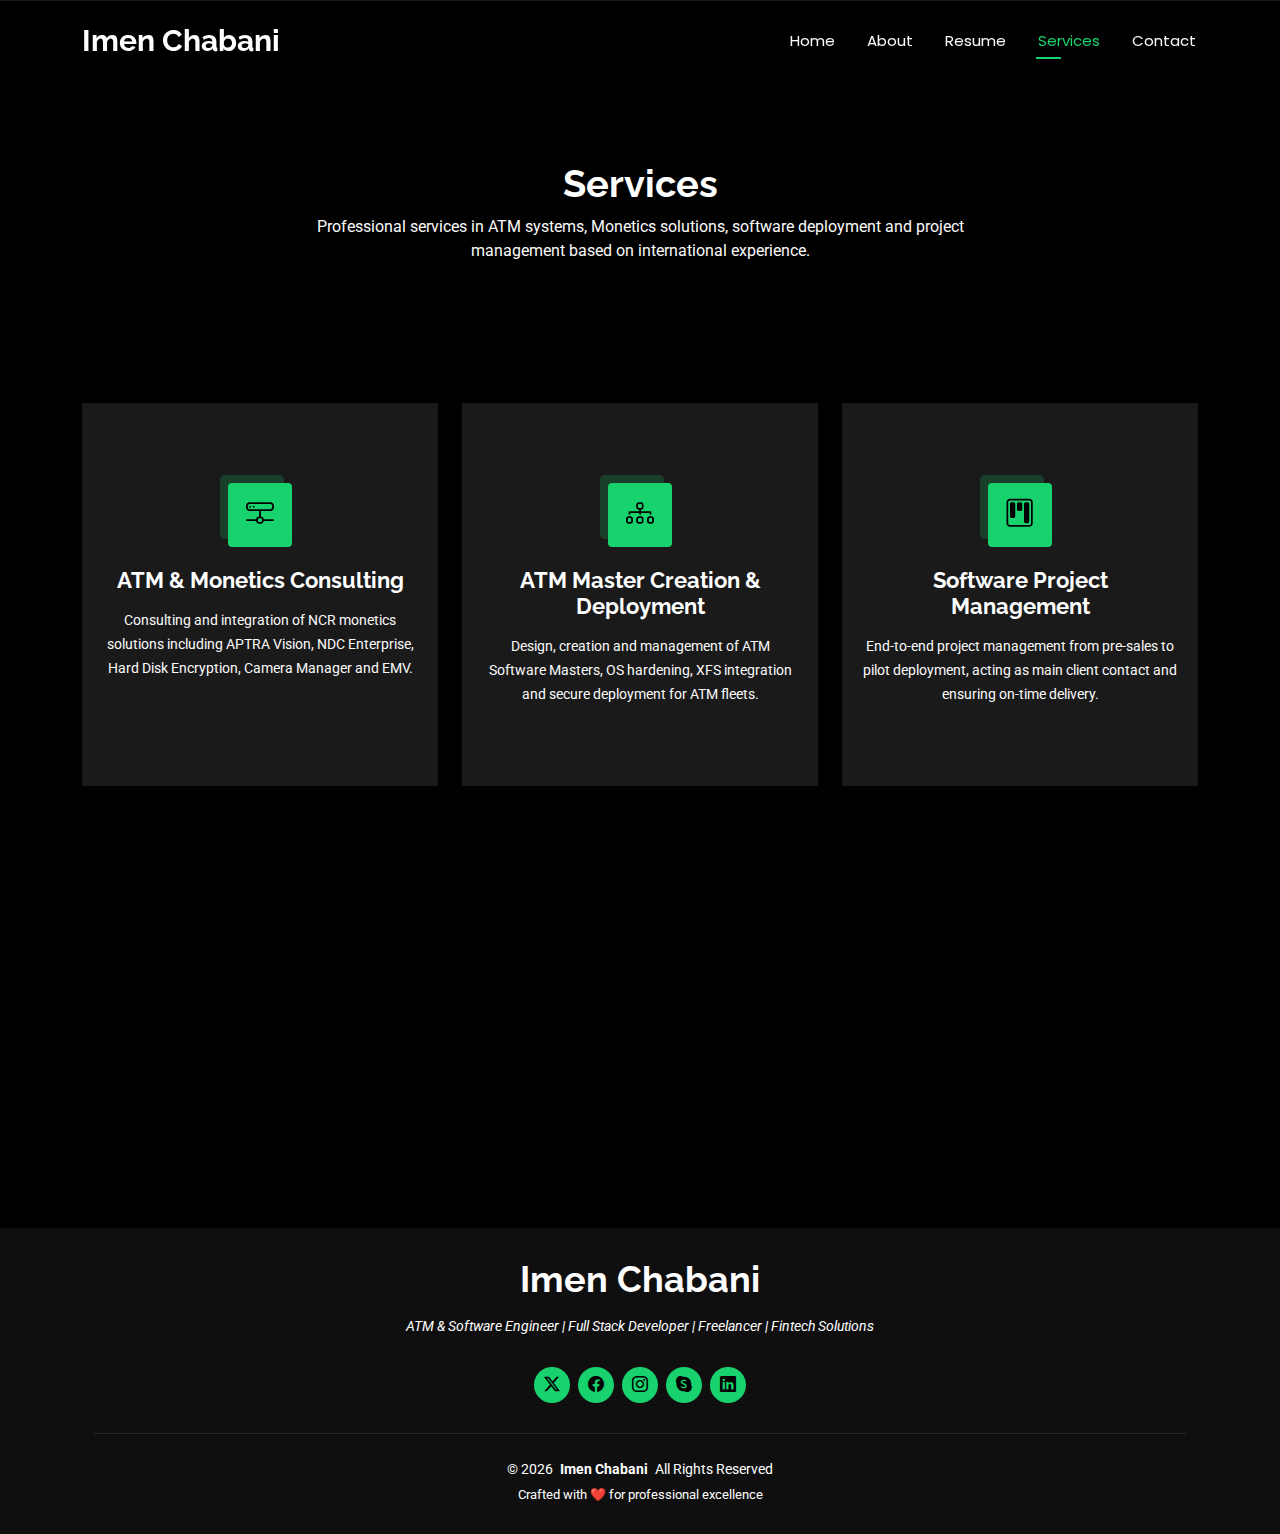
<file: services.html>
<!DOCTYPE html>
<html lang="en">

<head>
  <meta charset="utf-8">
  <meta content="width=device-width, initial-scale=1.0" name="viewport">
  <title>Services</title>
  <meta name="description" content="Services offered by Imen Chabani, including ATM deployment, software development, and fintech solutions.">
  <meta name="keywords" content="Imen Chabani, ATM services, software development, fintech solutions">

  <!-- Favicons -->
  <link href="assets/img/favicon.png" rel="icon">
  <link href="assets/img/apple-touch-icon.png" rel="apple-touch-icon">

  <!-- Fonts -->
  <link href="https://fonts.googleapis.com" rel="preconnect">
  <link href="https://fonts.gstatic.com" rel="preconnect" crossorigin>
  <link href="https://fonts.googleapis.com/css2?family=Roboto:ital,wght@0,100;0,300;0,400;0,500;0,700;0,900;1,100;1,300;1,400;1,500;1,700;1,900&family=Poppins:ital,wght@0,100;0,200;0,300;0,400;0,500;0,600;0,700;0,800;0,900;1,100;1,200;1,300;1,400;1,500;1,600;1,700;1,800;1,900&family=Raleway:ital,wght@0,100;0,200;0,300;0,400;0,500;0,600;0,700;0,800;0,900;1,100;1,200;1,300;1,400;1,500;1,600;1,700;1,800;1,900&display=swap" rel="stylesheet">

  <!-- Vendor CSS Files -->
  <link href="assets/vendor/bootstrap/css/bootstrap.min.css" rel="stylesheet">
  <link href="assets/vendor/bootstrap-icons/bootstrap-icons.css" rel="stylesheet">
  <link href="assets/vendor/aos/aos.css" rel="stylesheet">
  <link href="assets/vendor/swiper/swiper-bundle.min.css" rel="stylesheet">
  <link href="assets/vendor/glightbox/css/glightbox.min.css" rel="stylesheet">

  <!-- Main CSS File -->
  <link href="assets/css/main.css" rel="stylesheet">

  <!-- =======================================================
  * Template Name: Personal
  * Template URL: https://bootstrapmade.com/personal-free-resume-bootstrap-template/
  * Updated: Mar 05 2025 with Bootstrap v5.3.3
  * Author: BootstrapMade.com
  * License: https://bootstrapmade.com/license/
  ======================================================== -->
</head>

<body class="services-page">

  <header id="header" class="header d-flex align-items-center fixed-top">
    <div class="container-fluid container-xl position-relative d-flex align-items-center justify-content-between">

      <a href="index.html" class="logo d-flex align-items-center">
        <!-- Uncomment the line below if you also wish to use an image logo -->
        <!-- <img src="assets/img/logo.webp" alt=""> -->
        <h1 class="sitename">Imen Chabani</h1>
      </a>

      <nav id="navmenu" class="navmenu">
        <ul>
          <li><a href="index.html">Home</a></li>
          <li><a href="about.html">About</a></li>
          <li><a href="resume.html">Resume</a></li>
          <li><a href="services.html" class="active">Services</a></li>
<!--           <li><a href="portfolio.html">Portfolio</a></li>
          <li class="dropdown"><a href="#"><span>Dropdown</span> <i class="bi bi-chevron-down toggle-dropdown"></i></a>
            <ul>
              <li><a href="#">Dropdown 1</a></li>
              <li class="dropdown"><a href="#"><span>Deep Dropdown</span> <i class="bi bi-chevron-down toggle-dropdown"></i></a>
                <ul>
                  <li><a href="#">Deep Dropdown 1</a></li>
                  <li><a href="#">Deep Dropdown 2</a></li>
                  <li><a href="#">Deep Dropdown 3</a></li>
                  <li><a href="#">Deep Dropdown 4</a></li>
                  <li><a href="#">Deep Dropdown 5</a></li>
                </ul>
              </li>
              <li><a href="#">Dropdown 2</a></li>
              <li><a href="#">Dropdown 3</a></li>
              <li><a href="#">Dropdown 4</a></li>
            </ul>
          </li> -->
          <li><a href="contact.html">Contact</a></li>
        </ul>
        <i class="mobile-nav-toggle d-xl-none bi bi-list"></i>
      </nav>

    </div>
  </header>

<main class="main">

  <!-- Page Title -->
  <div class="page-title" data-aos="fade">
    <div class="heading">
      <div class="container">
        <div class="row d-flex justify-content-center text-center">
          <div class="col-lg-8">
            <h1>Services</h1>
            <p class="mb-0">
              Professional services in ATM systems, Monetics solutions, software deployment
              and project management based on international experience.
            </p>
          </div>
        </div>
      </div>
    </div>
  </div>

  <!-- Services Section -->
<section id="services" class="services section">
  <div class="container">
    <div class="row gy-4">

      <!-- Service 1 -->
      <div class="col-lg-4 col-md-6" data-aos="fade-up" data-aos-delay="100">
        <div class="service-item position-relative">
          <div class="icon">
            <i class="bi bi-hdd-network"></i>
          </div>
          <h3>ATM & Monetics Consulting</h3>
          <p>
            Consulting and integration of NCR monetics solutions including
            APTRA Vision, NDC Enterprise, Hard Disk Encryption, Camera Manager and EMV.
          </p>
          <a href="service-details.html?id=atm" class="stretched-link"></a>
        </div>
      </div>

      <!-- Service 2 -->
      <div class="col-lg-4 col-md-6" data-aos="fade-up" data-aos-delay="200">
        <div class="service-item position-relative">
          <div class="icon">
            <i class="bi bi-diagram-3"></i>
          </div>
          <h3>ATM Master Creation & Deployment</h3>
          <p>
            Design, creation and management of ATM Software Masters,
            OS hardening, XFS integration and secure deployment for ATM fleets.
          </p>
          <a href="service-details.html?id=master" class="stretched-link"></a>
        </div>
      </div>

      <!-- Service 3 -->
      <div class="col-lg-4 col-md-6" data-aos="fade-up" data-aos-delay="300">
        <div class="service-item position-relative">
          <div class="icon">
            <i class="bi bi-kanban"></i>
          </div>
          <h3>Software Project Management</h3>
          <p>
            End-to-end project management from pre-sales to pilot deployment,
            acting as main client contact and ensuring on-time delivery.
          </p>
          <a href="service-details.html?id=project" class="stretched-link"></a>
        </div>
      </div>

      <!-- Service 4 -->
      <div class="col-lg-4 col-md-6" data-aos="fade-up" data-aos-delay="400">
        <div class="service-item position-relative">
          <div class="icon">
            <i class="bi bi-code-slash"></i>
          </div>
          <h3>Software Development</h3>
          <p>
            Backend and system development using C#, ASP.NET, Laravel and APIs,
            tailored for banking, ATM and payment systems.
          </p>
          <a href="service-details.html?id=dev" class="stretched-link"></a>
        </div>
      </div>

      <!-- Service 5 -->
      <div class="col-lg-4 col-md-6" data-aos="fade-up" data-aos-delay="500">
        <div class="service-item position-relative">
          <div class="icon">
            <i class="bi bi-shield-lock"></i>
          </div>
          <h3>ATM Security & Maintenance</h3>
          <p>
            Preventive and corrective maintenance, system hardening,
            security configuration and optimization of ATM availability.
          </p>
          <a href="service-details.html?id=security" class="stretched-link"></a>
        </div>
      </div>

      <!-- Service 6 -->
      <div class="col-lg-4 col-md-6" data-aos="fade-up" data-aos-delay="600">
        <div class="service-item position-relative">
          <div class="icon">
            <i class="bi bi-people"></i>
          </div>
          <h3>Training & Technical Support</h3>
          <p>
            Client and team training, incident management, escalation handling
            and continuous improvement through user feedback.
          </p>
          <a href="service-details.html?id=training" class="stretched-link"></a>
        </div>
      </div>

    </div>
  </div>
</section>

</main>

  <footer id="footer" class="footer dark-background">
    <div class="container">
      <h3 class="sitename">Imen Chabani</h3>
      <p>ATM & Software Engineer | Full Stack Developer | Freelancer | Fintech Solutions</p>
      <div class="social-links d-flex justify-content-center">
        <a href="https://x.com/Chabani_imen"><i class="bi bi-twitter-x"></i></a>
        <a href="https://www.facebook.com/imen.chabani.2025"><i class="bi bi-facebook"></i></a>
        <a href="https://www.instagram.com/imen.chabani/"><i class="bi bi-instagram"></i></a>
        <a href="https://www.skype.com/"><i class="bi bi-skype"></i></a>
        <a href="https://www.linkedin.com/in/imen-chabani/"><i class="bi bi-linkedin"></i></a>
      </div>
      <div class="container">
        <div class="copyright">
          <span> © 2026</span> <strong class="px-1 sitename">Imen Chabani</strong> <span>All Rights Reserved</span>
        </div>
        <div class="credits">
          <!-- All the links in the footer should remain intact. -->
          <!-- You can delete the links only if you've purchased the pro version. -->
          <!-- Licensing information: https://bootstrapmade.com/license/ -->
          <!-- Purchase the pro version with working PHP/AJAX contact form: [buy-url] -->
         Crafted with ❤️ for professional excellence
      </div>
    </div>
  </footer>
  <!-- Scroll Top -->
  <a href="#" id="scroll-top" class="scroll-top d-flex align-items-center justify-content-center"><i class="bi bi-arrow-up-short"></i></a>

  <!-- Preloader -->
  <div id="preloader"></div>

  <!-- Vendor JS Files -->
  <script src="assets/vendor/bootstrap/js/bootstrap.bundle.min.js"></script>
  <script src="assets/vendor/php-email-form/validate.js"></script>
  <script src="assets/vendor/aos/aos.js"></script>
  <script src="assets/vendor/typed.js/typed.umd.js"></script>
  <script src="assets/vendor/purecounter/purecounter_vanilla.js"></script>
  <script src="assets/vendor/waypoints/noframework.waypoints.js"></script>
  <script src="assets/vendor/swiper/swiper-bundle.min.js"></script>
  <script src="assets/vendor/glightbox/js/glightbox.min.js"></script>
  <script src="assets/vendor/imagesloaded/imagesloaded.pkgd.min.js"></script>
  <script src="assets/vendor/isotope-layout/isotope.pkgd.min.js"></script>

  <!-- Main JS File -->
  <script src="assets/js/i18n.js"></script>
<script src="assets/js/main.js"></script>

</body>

</html>
</file>
<file: assets/css/main.css>
/**
* Template Name: Personal
* Template URL: https://bootstrapmade.com/personal-free-resume-bootstrap-template/
* Updated: Mar 05 2025 with Bootstrap v5.3.3
* Author: BootstrapMade.com
* License: https://bootstrapmade.com/license/
*/

/*--------------------------------------------------------------
# Font & Color Variables
# Help: https://bootstrapmade.com/color-system/
--------------------------------------------------------------*/
/* Fonts */
:root {
  --default-font: "Roboto",  system-ui, -apple-system, "Segoe UI", Roboto, "Helvetica Neue", Arial, "Noto Sans", "Liberation Sans", sans-serif, "Apple Color Emoji", "Segoe UI Emoji", "Segoe UI Symbol", "Noto Color Emoji";
  --heading-font: "Raleway",  sans-serif;
  --nav-font: "Poppins",  sans-serif;
}

/* Global Colors - The following color variables are used throughout the website. Updating them here will change the color scheme of the entire website */
:root { 
  --background-color: #000000; /* Background color for the entire website, including individual sections */
  --default-color: #fafafa; /* Default color used for the majority of the text content across the entire website */
  --heading-color: #ffffff; /* Color for headings, subheadings and title throughout the website */
  --accent-color: #18d26e; /* Accent color that represents your brand on the website. It's used for buttons, links, and other elements that need to stand out */
  --surface-color: #1a1a1a; /* The surface color is used as a background of boxed elements within sections, such as cards, icon boxes, or other elements that require a visual separation from the global background. */
  --contrast-color: #000000; /* Contrast color for text, ensuring readability against backgrounds of accent, heading, or default colors. */
}

/* Nav Menu Colors - The following color variables are used specifically for the navigation menu. They are separate from the global colors to allow for more customization options */
:root {
  --nav-color: #fafafa;  /* The default color of the main navmenu links */
  --nav-hover-color: #18d26e; /* Applied to main navmenu links when they are hovered over or active */
  --nav-mobile-background-color: #1a1a1a; /* Used as the background color for mobile navigation menu */
  --nav-dropdown-background-color: #1a1a1a; /* Used as the background color for dropdown items that appear when hovering over primary navigation items */
  --nav-dropdown-color: #fafafa; /* Used for navigation links of the dropdown items in the navigation menu. */
  --nav-dropdown-hover-color: #18d26e; /* Similar to --nav-hover-color, this color is applied to dropdown navigation links when they are hovered over. */
}

/* Color Presets - These classes override global colors when applied to any section or element, providing reuse of the sam color scheme. */

.light-background {
  --background-color: #1a1a1a;
  --surface-color: #343434;
}

.dark-background {
  --background-color: rgba(15, 15, 15, 0.975);
  --default-color: #ffffff;
  --heading-color: #ffffff;
  --surface-color: #292929f9;
  --contrast-color: #000000;
}

/* Smooth scroll */
:root {
  scroll-behavior: smooth;
}

/*--------------------------------------------------------------
# General Styling & Shared Classes
--------------------------------------------------------------*/
body {
  color: var(--default-color);
  background-color: var(--background-color);
  font-family: var(--default-font);
}

a {
  color: var(--accent-color);
  text-decoration: none;
  transition: 0.3s;
}

a:hover {
  color: color-mix(in srgb, var(--accent-color), transparent 25%);
  text-decoration: none;
}

h1,
h2,
h3,
h4,
h5,
h6 {
  color: var(--heading-color);
  font-family: var(--heading-font);
}

/* PHP Email Form Messages
------------------------------*/
.php-email-form .error-message {
  display: none;
  background: #df1529;
  color: #ffffff;
  text-align: left;
  padding: 15px;
  margin-bottom: 24px;
  font-weight: 600;
}

.php-email-form .sent-message {
  display: none;
  color: #ffffff;
  background: #059652;
  text-align: center;
  padding: 15px;
  margin-bottom: 24px;
  font-weight: 600;
}

.php-email-form .loading {
  display: none;
  background: var(--surface-color);
  text-align: center;
  padding: 15px;
  margin-bottom: 24px;
}

.php-email-form .loading:before {
  content: "";
  display: inline-block;
  border-radius: 50%;
  width: 24px;
  height: 24px;
  margin: 0 10px -6px 0;
  border: 3px solid var(--accent-color);
  border-top-color: var(--surface-color);
  animation: php-email-form-loading 1s linear infinite;
}

@keyframes php-email-form-loading {
  0% {
    transform: rotate(0deg);
  }

  100% {
    transform: rotate(360deg);
  }
}

/*--------------------------------------------------------------
# Global Header
--------------------------------------------------------------*/
.header {
  --background-color: rgba(0, 0, 0, 0);
  color: var(--default-color);
  background-color: var(--background-color);
  padding: 15px 0;
  transition: all 0.5s;
  z-index: 997;
}

.header .logo {
  line-height: 1;
}

.header .logo img {
  max-height: 32px;
  margin-right: 8px;
}

.header .logo h1 {
  font-size: 30px;
  margin: 0;
  font-weight: 700;
  color: var(--heading-color);
}

.scrolled .header {
  box-shadow: 0px 0 18px rgba(0, 0, 0, 0.1);
}

/* Global Header on Scroll
------------------------------*/
.scrolled .header {
  --background-color: rgba(0, 0, 0, 0.8);
}

/*--------------------------------------------------------------
# Navigation Menu
--------------------------------------------------------------*/
/* Desktop Navigation */
@media (min-width: 1200px) {
  .navmenu {
    padding: 0;
  }

  .navmenu ul {
    margin: 0;
    padding: 0;
    display: flex;
    list-style: none;
    align-items: center;
  }

  .navmenu li {
    position: relative;
  }

  .navmenu>ul>li {
    white-space: nowrap;
    padding: 15px 14px;
  }

  .navmenu>ul>li:last-child {
    padding-right: 0;
  }

  .navmenu a,
  .navmenu a:focus {
    color: var(--nav-color);
    font-size: 15px;
    padding: 0 2px;
    font-family: var(--nav-font);
    font-weight: 400;
    display: flex;
    align-items: center;
    justify-content: space-between;
    white-space: nowrap;
    transition: 0.3s;
    position: relative;
  }

  .navmenu a i,
  .navmenu a:focus i {
    font-size: 12px;
    line-height: 0;
    margin-left: 5px;
    transition: 0.3s;
  }

  .navmenu>ul>li>a:before {
    content: "";
    position: absolute;
    height: 2px;
    bottom: -6px;
    left: 0;
    background-color: var(--nav-hover-color);
    visibility: hidden;
    width: 0px;
    transition: all 0.3s ease-in-out 0s;
  }

  .navmenu a:hover:before,
  .navmenu li:hover>a:before,
  .navmenu .active:before {
    visibility: visible;
    width: 25px;
  }

  .navmenu li:hover>a,
  .navmenu .active,
  .navmenu .active:focus {
    color: var(--nav-hover-color);
  }

  .navmenu .dropdown ul {
    margin: 0;
    padding: 10px 0;
    background: var(--nav-dropdown-background-color);
    display: block;
    position: absolute;
    visibility: hidden;
    left: 14px;
    top: 130%;
    opacity: 0;
    transition: 0.3s;
    border-radius: 4px;
    z-index: 99;
    box-shadow: 0px 0px 30px rgba(0, 0, 0, 0.1);
  }

  .navmenu .dropdown ul li {
    min-width: 200px;
  }

  .navmenu .dropdown ul a {
    padding: 10px 20px;
    font-size: 15px;
    text-transform: none;
    color: var(--nav-dropdown-color);
  }

  .navmenu .dropdown ul a i {
    font-size: 12px;
  }

  .navmenu .dropdown ul a:hover,
  .navmenu .dropdown ul .active:hover,
  .navmenu .dropdown ul li:hover>a {
    color: var(--nav-dropdown-hover-color);
  }

  .navmenu .dropdown:hover>ul {
    opacity: 1;
    top: 100%;
    visibility: visible;
  }

  .navmenu .dropdown .dropdown ul {
    top: 0;
    left: -90%;
    visibility: hidden;
  }

  .navmenu .dropdown .dropdown:hover>ul {
    opacity: 1;
    top: 0;
    left: -100%;
    visibility: visible;
  }
}

/* Mobile Navigation */
@media (max-width: 1199px) {
  .mobile-nav-toggle {
    color: var(--nav-color);
    font-size: 28px;
    line-height: 0;
    margin-right: 10px;
    cursor: pointer;
    transition: color 0.3s;
  }

  .navmenu {
    padding: 0;
    z-index: 9997;
  }

  .navmenu ul {
    display: none;
    list-style: none;
    position: absolute;
    inset: 60px 20px 20px 20px;
    padding: 10px 0;
    margin: 0;
    border-radius: 6px;
    background-color: var(--nav-mobile-background-color);
    border: 1px solid color-mix(in srgb, var(--default-color), transparent 90%);
    box-shadow: none;
    overflow-y: auto;
    transition: 0.3s;
    z-index: 9998;
  }

  .navmenu a,
  .navmenu a:focus {
    color: var(--nav-dropdown-color);
    padding: 10px 20px;
    font-family: var(--nav-font);
    font-size: 17px;
    font-weight: 500;
    display: flex;
    align-items: center;
    justify-content: space-between;
    white-space: nowrap;
    transition: 0.3s;
  }

  .navmenu a i,
  .navmenu a:focus i {
    font-size: 12px;
    line-height: 0;
    margin-left: 5px;
    width: 30px;
    height: 30px;
    display: flex;
    align-items: center;
    justify-content: center;
    border-radius: 50%;
    transition: 0.3s;
    background-color: color-mix(in srgb, var(--accent-color), transparent 90%);
  }

  .navmenu a i:hover,
  .navmenu a:focus i:hover {
    background-color: var(--accent-color);
    color: var(--contrast-color);
  }

  .navmenu a:hover,
  .navmenu .active,
  .navmenu .active:focus {
    color: var(--nav-dropdown-hover-color);
  }

  .navmenu .active i,
  .navmenu .active:focus i {
    background-color: var(--accent-color);
    color: var(--contrast-color);
    transform: rotate(180deg);
  }

  .navmenu .dropdown ul {
    position: static;
    display: none;
    z-index: 99;
    padding: 10px 0;
    margin: 10px 20px;
    background-color: var(--nav-dropdown-background-color);
    transition: all 0.5s ease-in-out;
  }

  .navmenu .dropdown ul ul {
    background-color: rgba(33, 37, 41, 0.1);
  }

  .navmenu .dropdown>.dropdown-active {
    display: block;
    background-color: rgba(33, 37, 41, 0.03);
  }

  .mobile-nav-active {
    overflow: hidden;
  }

  .mobile-nav-active .mobile-nav-toggle {
    color: #fff;
    position: absolute;
    font-size: 32px;
    top: 15px;
    right: 15px;
    margin-right: 0;
    z-index: 9999;
  }

  .mobile-nav-active .navmenu {
    position: fixed;
    overflow: hidden;
    inset: 0;
    background: rgba(33, 37, 41, 0.8);
    transition: 0.3s;
  }

  .mobile-nav-active .navmenu>ul {
    display: block;
  }
}

/*--------------------------------------------------------------
# Global Footer
--------------------------------------------------------------*/
.footer {
  color: var(--default-color);
  background-color: var(--background-color);
  font-size: 14px;
  text-align: center;
  padding: 30px 0;
  position: relative;
}

.footer h3 {
  font-size: 36px;
  font-weight: 700;
  position: relative;
  padding: 0;
  margin: 0 0 15px 0;
}

.footer p {
  font-size: 15;
  font-style: italic;
  padding: 0;
  margin: 0 0 30px 0;
}

.footer .social-links {
  margin: 0 0 30px 0;
}

.footer .social-links a {
  font-size: 16px;
  display: flex;
  align-items: center;
  justify-content: center;
  background: var(--accent-color);
  color: var(--contrast-color);
  line-height: 1;
  margin: 0 4px;
  border-radius: 50%;
  text-align: center;
  width: 36px;
  height: 36px;
  transition: 0.3s;
}

.footer .social-links a:hover {
  background: color-mix(in srgb, var(--accent-color), transparent 20%);
  text-decoration: none;
}

.footer .copyright {
  padding-top: 25px;
  border-top: 1px solid color-mix(in srgb, var(--default-color), transparent 90%);
}

.footer .credits {
  font-size: 13px;
  padding-top: 5px;
}

/*--------------------------------------------------------------
# Preloader
--------------------------------------------------------------*/
#preloader {
  position: fixed;
  inset: 0;
  z-index: 999999;
  overflow: hidden;
  background: var(--background-color);
  transition: all 0.6s ease-out;
}

#preloader:before {
  content: "";
  position: fixed;
  top: calc(50% - 30px);
  left: calc(50% - 30px);
  border: 6px solid #ffffff;
  border-color: var(--accent-color) transparent var(--accent-color) transparent;
  border-radius: 50%;
  width: 60px;
  height: 60px;
  animation: animate-preloader 1.5s linear infinite;
}

@keyframes animate-preloader {
  0% {
    transform: rotate(0deg);
  }

  100% {
    transform: rotate(360deg);
  }
}

/*--------------------------------------------------------------
# Scroll Top Button
--------------------------------------------------------------*/
.scroll-top {
  position: fixed;
  visibility: hidden;
  opacity: 0;
  right: 15px;
  bottom: -15px;
  z-index: 99999;
  background-color: var(--accent-color);
  width: 44px;
  height: 44px;
  border-radius: 50px;
  transition: all 0.4s;
}

.scroll-top i {
  font-size: 24px;
  color: var(--contrast-color);
  line-height: 0;
}

.scroll-top:hover {
  background-color: color-mix(in srgb, var(--accent-color), transparent 20%);
  color: var(--contrast-color);
}

.scroll-top.active {
  visibility: visible;
  opacity: 1;
  bottom: 15px;
}

/*--------------------------------------------------------------
# Disable aos animation delay on mobile devices
--------------------------------------------------------------*/
@media screen and (max-width: 768px) {
  [data-aos-delay] {
    transition-delay: 0 !important;
  }
}

/*--------------------------------------------------------------
# Global Page Titles & Breadcrumbs
--------------------------------------------------------------*/
.page-title {
  color: var(--default-color);
  background-color: var(--background-color);
  position: relative;
}

.page-title .heading {
  padding: 160px 0 80px 0;
  border-top: 1px solid color-mix(in srgb, var(--default-color), transparent 90%);
}

.page-title .heading h1 {
  font-size: 38px;
  font-weight: 700;
}

.page-title nav {
  background-color: color-mix(in srgb, var(--default-color), transparent 90%);
  padding: 20px 0;
}

.page-title nav ol {
  display: flex;
  flex-wrap: wrap;
  list-style: none;
  margin: 0;
  font-size: 16px;
  font-weight: 600;
}

.page-title nav ol li+li {
  padding-left: 10px;
}

.page-title nav ol li+li::before {
  content: "/";
  display: inline-block;
  padding-right: 10px;
  color: color-mix(in srgb, var(--default-color), transparent 70%);
}

/*--------------------------------------------------------------
# Global Sections
--------------------------------------------------------------*/
section,
.section {
  color: var(--default-color);
  background-color: var(--background-color);
  padding: 60px 0;
  scroll-margin-top: 100px;
  overflow: clip;
}

@media (max-width: 1199px) {

  section,
  .section {
    scroll-margin-top: 66px;
  }
}

/*--------------------------------------------------------------
# Global Section Titles
--------------------------------------------------------------*/
.section-title {
  padding-bottom: 60px;
  position: relative;
}

.section-title h2 {
  font-size: 14px;
  font-weight: 500;
  padding: 0;
  line-height: 1px;
  margin: 0;
  letter-spacing: 1.5px;
  text-transform: uppercase;
  color: color-mix(in srgb, var(--default-color), transparent 50%);
  position: relative;
}

.section-title h2::after {
  content: "";
  width: 120px;
  height: 1px;
  display: inline-block;
  background: var(--accent-color);
  margin: 4px 10px;
}

.section-title div {
  color: var(--heading-color);
  margin: 0;
  margin: 0;
  font-size: 28px;
  font-weight: 700;
  text-transform: uppercase;
  font-family: var(--heading-font);
}

/*--------------------------------------------------------------
# Hero Section
--------------------------------------------------------------*/
.hero {
  width: 100%;
  min-height: 100vh;
  position: relative;
  padding: 80px 0;
  display: flex;
  align-items: center;
  justify-content: center;
}

.hero img {
  position: absolute;
  inset: 0;
  display: block;
  width: 100%;
  height: 100%;
  object-fit: cover;
  z-index: 1;
}

.hero .container {
  position: relative;
  z-index: 3;
}

.hero h2 {
  margin: 0;
  font-size: 64px;
  font-weight: 700;
}

.hero p {
  margin: 5px 0 0 0;
  font-size: 26px;
}

.hero p span {
  letter-spacing: 1px;
  border-bottom: 2px solid var(--accent-color);
}

.hero .social-links {
  margin-top: 25px;
}

.hero .social-links a {
  background-color: color-mix(in srgb, var(--default-color), transparent 90%);
  color: var(--default-color);
  font-size: 14px;
  width: 40px;
  height: 40px;
  border-radius: 50px;
  display: inline-flex;
  align-items: center;
  justify-content: center;
  margin-right: 20px;
  transition: 0.3s;
}

.hero .social-links a:hover {
  background-color: var(--accent-color);
}

@media (max-width: 768px) {
  .hero h2 {
    font-size: 32px;
  }

  .hero p {
    font-size: 20px;
  }
}

/*--------------------------------------------------------------
# About Section
--------------------------------------------------------------*/
.about .content h2 {
  font-weight: 700;
  font-size: 24px;
}

.about .content ul {
  list-style: none;
  padding: 0;
}

.about .content ul li {
  margin-bottom: 20px;
  display: flex;
  align-items: center;
}

.about .content ul strong {
  margin-right: 10px;
}

.about .content ul i {
  font-size: 16px;
  margin-right: 5px;
  color: var(--accent-color);
  line-height: 0;
}

/*--------------------------------------------------------------
# Stats Section
--------------------------------------------------------------*/
.stats i {
  background-color: var(--surface-color);
  color: var(--accent-color);
  box-shadow: 0px 2px 25px rgba(0, 0, 0, 0.1);
  width: 54px;
  height: 54px;
  font-size: 24px;
  border-radius: 50px;
  border: 2px solid var(--background-color);
  display: inline-flex;
  align-items: center;
  justify-content: center;
  position: relative;
  z-index: 1;
}

.stats .stats-item {
  background-color: var(--surface-color);
  margin-top: -27px;
  padding: 30px 30px 25px 30px;
  width: 100%;
  position: relative;
  text-align: center;
  box-shadow: 0px 2px 35px rgba(0, 0, 0, 0.1);
  border-radius: 4px;
  z-index: 0;
}

.stats .stats-item span {
  font-size: 36px;
  display: block;
  font-weight: 700;
  color: color-mix(in srgb, var(--default-color), transparent 20%);
}

.stats .stats-item p {
  padding: 0;
  margin: 0;
  font-family: var(--heading-font);
  font-size: 16px;
}

/*--------------------------------------------------------------
# Skills Section
--------------------------------------------------------------*/
.skills .progress {
  height: 60px;
  display: block;
  background: none;
  border-radius: 0;
}

.skills .progress .skill {
  color: var(--heading-color);
  padding: 0;
  margin: 0 0 6px 0;
  text-transform: uppercase;
  display: block;
  font-weight: 600;
  font-family: var(--heading-font);
}

.skills .progress .skill .val {
  float: right;
  font-style: normal;
}

.skills .progress-bar-wrap {
  background: color-mix(in srgb, var(--default-color), transparent 90%);
  height: 10px;
}

.skills .progress-bar {
  width: 1px;
  height: 10px;
  transition: 0.9s;
  background-color: var(--accent-color);
}

/*--------------------------------------------------------------
# Interests Section
--------------------------------------------------------------*/
.interests .features-item {
  background-color: var(--surface-color);
  display: flex;
  align-items: center;
  padding: 20px;
  transition: 0.3s;
  border: 1px solid color-mix(in srgb, var(--default-color), transparent 90%);
  position: relative;
}

.interests .features-item i {
  font-size: 32px;
  padding-right: 10px;
  line-height: 0;
}

.interests .features-item h3 {
  font-weight: 700;
  margin: 0;
  padding: 0;
  line-height: 1;
  font-size: 16px;
}

.interests .features-item h3 a {
  color: var(--heading-color);
  transition: 0.3s;
}

.interests .features-item:hover {
  border-color: var(--accent-color);
}

.interests .features-item:hover h3 a {
  color: var(--accent-color);
}

/*--------------------------------------------------------------
# Testimonials Section
--------------------------------------------------------------*/
.testimonials .testimonials-carousel,
.testimonials .testimonials-slider {
  overflow: hidden;
}

.testimonials .testimonial-item {
  box-sizing: content-box;
  min-height: 320px;
}

.testimonials .testimonial-item .testimonial-img {
  width: 90px;
  border-radius: 50%;
  margin: -40px 0 0 40px;
  position: relative;
  z-index: 2;
  border: 6px solid var(--background-color);
}

.testimonials .testimonial-item h3 {
  font-size: 18px;
  font-weight: bold;
  margin: 10px 0 5px 45px;
}

.testimonials .testimonial-item h4 {
  font-size: 14px;
  color: color-mix(in srgb, var(--default-color), transparent 20%);
  margin: 0 0 0 45px;
}

.testimonials .testimonial-item .quote-icon-left,
.testimonials .testimonial-item .quote-icon-right {
  color: color-mix(in srgb, var(--accent-color), transparent 50%);
  font-size: 26px;
  line-height: 0;
}

.testimonials .testimonial-item .quote-icon-left {
  display: inline-block;
  left: -5px;
  position: relative;
}

.testimonials .testimonial-item .quote-icon-right {
  display: inline-block;
  right: -5px;
  position: relative;
  top: 10px;
  transform: scale(-1, -1);
}

.testimonials .testimonial-item p {
  font-style: italic;
  margin: 0 15px 0 15px;
  padding: 20px 20px 60px 20px;
  background: var(--surface-color);
  border-radius: 6px;
  position: relative;
  z-index: 1;
}

.testimonials .swiper-wrapper {
  height: auto;
}

.testimonials .swiper-pagination {
  margin-top: 20px;
  position: relative;
}

.testimonials .swiper-pagination .swiper-pagination-bullet {
  width: 12px;
  height: 12px;
  background-color: var(--background-color);
  opacity: 1;
  border: 1px solid var(--accent-color);
}

.testimonials .swiper-pagination .swiper-pagination-bullet-active {
  background-color: var(--accent-color);
}

/*--------------------------------------------------------------
# Resume Section
--------------------------------------------------------------*/
.resume .resume-title {
  color: var(--heading-color);
  font-size: 26px;
  font-weight: 700;
  margin-top: 20px;
  margin-bottom: 20px;
}

.resume .resume-item {
  padding: 0 0 20px 20px;
  margin-top: -2px;
  border-left: 2px solid var(--accent-color);
  position: relative;
}

.resume .resume-item h4 {
  line-height: 18px;
  font-size: 18px;
  font-weight: 600;
  text-transform: uppercase;
  color: color-mix(in srgb, var(--default-color), transparent 20%);
  margin-bottom: 10px;
}

.resume .resume-item h5 {
  font-size: 16px;
  padding: 5px 15px;
  display: inline-block;
  font-weight: 600;
  margin-bottom: 10px;
}

.resume .resume-item ul {
  padding-left: 20px;
}

.resume .resume-item ul li {
  padding-bottom: 10px;
}

.resume .resume-item:last-child {
  padding-bottom: 0;
}

.resume .resume-item::before {
  content: "";
  position: absolute;
  width: 16px;
  height: 16px;
  border-radius: 50px;
  left: -9px;
  top: 0;
  background: var(--background-color);
  border: 2px solid var(--accent-color);
}

/*--------------------------------------------------------------
# Services Section
--------------------------------------------------------------*/
.services .service-item {
  background-color: var(--surface-color);
  text-align: center;
  padding: 80px 20px;
  transition: all ease-in-out 0.3s;
  height: 100%;
}

.services .service-item .icon {
  margin: 0 auto;
  width: 64px;
  height: 64px;
  background: var(--accent-color);
  border-radius: 4px;
  display: flex;
  align-items: center;
  justify-content: center;
  margin-bottom: 20px;
  transition: 0.3s;
  transform-style: preserve-3d;
}

.services .service-item .icon i {
  color: var(--contrast-color);
  font-size: 28px;
  transition: ease-in-out 0.3s;
}

.services .service-item .icon::before {
  position: absolute;
  content: "";
  left: -8px;
  top: -8px;
  height: 100%;
  width: 100%;
  background: color-mix(in srgb, var(--accent-color), transparent 80%);
  border-radius: 5px;
  transition: all 0.3s ease-out 0s;
  transform: translateZ(-1px);
}

.services .service-item h3 {
  font-weight: 700;
  margin: 10px 0 15px 0;
  font-size: 22px;
}

.services .service-item p {
  line-height: 24px;
  font-size: 14px;
  margin-bottom: 0;
}

.services .service-item:hover {
  background: var(--accent-color);
  border-color: var(--accent-color);
}

.services .service-item:hover .icon {
  background: var(--surface-color);
}

.services .service-item:hover .icon i {
  color: var(--accent-color);
}

.services .service-item:hover .icon::before {
  background: color-mix(in srgb, var(--background-color), transparent 70%);
}

.services .service-item:hover h3,
.services .service-item:hover p {
  color: var(--contrast-color);
}

/*--------------------------------------------------------------
# Service Details Section
--------------------------------------------------------------*/
.service-details .services-list {
  background-color: var(--surface-color);
  padding: 10px 30px;
  border: 1px solid color-mix(in srgb, var(--default-color), transparent 90%);
  margin-bottom: 20px;
}

.service-details .services-list a {
  display: block;
  line-height: 1;
  padding: 8px 0 8px 15px;
  border-left: 3px solid color-mix(in srgb, var(--default-color), transparent 70%);
  margin: 20px 0;
  color: color-mix(in srgb, var(--default-color), transparent 20%);
  transition: 0.3s;
}

.service-details .services-list a.active {
  color: var(--heading-color);
  font-weight: 700;
  border-color: var(--accent-color);
}

.service-details .services-list a:hover {
  border-color: var(--accent-color);
}

.service-details .services-img {
  margin-bottom: 20px;
}

.service-details h3 {
  font-size: 26px;
  font-weight: 700;
}

.service-details h4 {
  font-size: 20px;
  font-weight: 700;
}

.service-details p {
  font-size: 15px;
}

.service-details ul {
  list-style: none;
  padding: 0;
  font-size: 15px;
}

.service-details ul li {
  padding: 5px 0;
  display: flex;
  align-items: center;
}

.service-details ul i {
  font-size: 20px;
  margin-right: 8px;
  color: var(--accent-color);
}

/*--------------------------------------------------------------
# Portfolio Section
--------------------------------------------------------------*/
.portfolio .portfolio-filters {
  padding: 0;
  margin: 0 auto 20px auto;
  list-style: none;
  text-align: center;
}

.portfolio .portfolio-filters li {
  cursor: pointer;
  display: inline-block;
  padding: 0;
  font-size: 18px;
  font-weight: 500;
  margin: 0 10px;
  line-height: 1;
  margin-bottom: 5px;
  transition: all 0.3s ease-in-out;
}

.portfolio .portfolio-filters li:hover,
.portfolio .portfolio-filters li.filter-active {
  color: var(--accent-color);
}

.portfolio .portfolio-filters li:first-child {
  margin-left: 0;
}

.portfolio .portfolio-filters li:last-child {
  margin-right: 0;
}

@media (max-width: 575px) {
  .portfolio .portfolio-filters li {
    font-size: 14px;
    margin: 0 5px;
  }
}

.portfolio .portfolio-content {
  position: relative;
  overflow: hidden;
}

.portfolio .portfolio-content img {
  transition: 0.3s;
}

.portfolio .portfolio-content .portfolio-info {
  opacity: 0;
  position: absolute;
  inset: 0;
  z-index: 3;
  transition: all ease-in-out 0.3s;
  background: rgba(0, 0, 0, 0.6);
  padding: 15px;
}

.portfolio .portfolio-content .portfolio-info h4 {
  font-size: 14px;
  padding: 5px 10px;
  font-weight: 400;
  color: #ffffff;
  display: inline-block;
  background-color: var(--accent-color);
}

.portfolio .portfolio-content .portfolio-info p {
  position: absolute;
  bottom: 10px;
  text-align: center;
  display: inline-block;
  left: 0;
  right: 0;
  font-size: 16px;
  font-weight: 600;
  color: rgba(255, 255, 255, 0.8);
}

.portfolio .portfolio-content .portfolio-info .preview-link,
.portfolio .portfolio-content .portfolio-info .details-link {
  position: absolute;
  left: calc(50% - 40px);
  font-size: 26px;
  top: calc(50% - 14px);
  color: #fff;
  transition: 0.3s;
  line-height: 1.2;
}

.portfolio .portfolio-content .portfolio-info .preview-link:hover,
.portfolio .portfolio-content .portfolio-info .details-link:hover {
  color: var(--accent-color);
}

.portfolio .portfolio-content .portfolio-info .details-link {
  left: 50%;
  font-size: 34px;
  line-height: 0;
}

.portfolio .portfolio-content:hover .portfolio-info {
  opacity: 1;
}

.portfolio .portfolio-content:hover img {
  transform: scale(1.1);
}

/*--------------------------------------------------------------
# Portfolio Details Section
--------------------------------------------------------------*/
.portfolio-details .portfolio-details-slider img {
  width: 100%;
}

.portfolio-details .portfolio-details-slider .swiper-pagination {
  margin-top: 20px;
  position: relative;
}

.portfolio-details .portfolio-details-slider .swiper-pagination .swiper-pagination-bullet {
  width: 12px;
  height: 12px;
  background-color: color-mix(in srgb, var(--default-color), transparent 85%);
  opacity: 1;
}

.portfolio-details .portfolio-details-slider .swiper-pagination .swiper-pagination-bullet-active {
  background-color: var(--accent-color);
}

.portfolio-details .portfolio-info {
  background-color: var(--surface-color);
  padding: 30px;
  box-shadow: 0px 0 30px rgba(0, 0, 0, 0.1);
}

.portfolio-details .portfolio-info h3 {
  font-size: 22px;
  font-weight: 700;
  margin-bottom: 20px;
  padding-bottom: 20px;
  border-bottom: 1px solid color-mix(in srgb, var(--default-color), transparent 85%);
}

.portfolio-details .portfolio-info ul {
  list-style: none;
  padding: 0;
  font-size: 15px;
}

.portfolio-details .portfolio-info ul li+li {
  margin-top: 10px;
}

.portfolio-details .portfolio-description {
  padding-top: 30px;
}

.portfolio-details .portfolio-description h2 {
  font-size: 26px;
  font-weight: 700;
  margin-bottom: 20px;
}

.portfolio-details .portfolio-description p {
  padding: 0;
  color: color-mix(in srgb, var(--default-color), transparent 30%);
}

/*--------------------------------------------------------------
# Starter Section Section
--------------------------------------------------------------*/
.starter-section {
  /* Add your styles here */
}

/*--------------------------------------------------------------
# Contact Section
--------------------------------------------------------------*/
.contact .info-item {
  box-shadow: 0px 0px 20px rgba(0, 0, 0, 0.1);
  padding: 20px 30px;
}

.contact .info-item .icon {
  color: var(--contrast-color);
  background-color: var(--accent-color);
  width: 56px;
  height: 56px;
  font-size: 24px;
  display: flex;
  justify-content: center;
  align-items: center;
  transition: all 0.3s ease-in-out;
  border-radius: 50%;
  margin-right: 15px;
}

.contact .info-item h3 {
  font-size: 18px;
  font-weight: 700;
  margin: 0 0 2px 0;
}

.contact .info-item p {
  padding: 0;
  margin-bottom: 0;
  font-size: 14px;
}

.contact .info-item .social-links a {
  font-size: 24px;
  display: inline-block;
  line-height: 1;
  margin: 4px 6px 0 0;
  transition: 0.3s;
  color: color-mix(in srgb, var(--default-color), transparent 50%);
}

.contact .info-item .social-links a:hover {
  color: var(--accent-color);
}

.contact .php-email-form {
  box-shadow: 0px 0px 20px rgba(0, 0, 0, 0.1);
  padding: 30px;
  margin-top: 30px;
}

@media (max-width: 575px) {
  .contact .php-email-form {
    padding: 20px;
  }
}

.contact .php-email-form input[type=text],
.contact .php-email-form input[type=email],
.contact .php-email-form textarea {
  color: var(--default-color);
  background-color: color-mix(in srgb, var(--background-color), transparent 50%);
  border-color: color-mix(in srgb, var(--default-color), transparent 80%);
  font-size: 14px;
  padding: 10px 15px;
  box-shadow: none;
  border-radius: 0;
}

.contact .php-email-form input[type=text]:focus,
.contact .php-email-form input[type=email]:focus,
.contact .php-email-form textarea:focus {
  border-color: var(--accent-color);
}

.contact .php-email-form input[type=text]::placeholder,
.contact .php-email-form input[type=email]::placeholder,
.contact .php-email-form textarea::placeholder {
  color: color-mix(in srgb, var(--default-color), transparent 70%);
}

.contact .php-email-form button[type=submit] {
  color: var(--contrast-color);
  background: var(--accent-color);
  border: 0;
  padding: 10px 30px;
  transition: 0.4s;
  border-radius: 50px;
}

.contact .php-email-form button[type=submit]:hover {
  background: color-mix(in srgb, var(--accent-color), transparent 20%);
}
/* Language Switcher Styles */
.language-switch {
  display: flex;
  gap: 8px;
  align-items: center;
}

.lang-btn {
  padding: 6px 12px;
  border: 1px solid var(--nav-color);
  background-color: transparent;
  color: var(--nav-color);
  border-radius: 4px;
  cursor: pointer;
  font-size: 12px;
  font-weight: 600;
  transition: all 0.3s ease;
  font-family: var(--nav-font);
}

.lang-btn:hover {
  border-color: var(--nav-hover-color);
  color: var(--nav-hover-color);
}

.lang-btn.active {
  background-color: var(--nav-hover-color);
  color: var(--contrast-color);
  border-color: var(--nav-hover-color);
}

@media (max-width: 1200px) {
  .language-switch {
    margin-top: 10px;
    justify-content: flex-start;
  }
}
</file>
